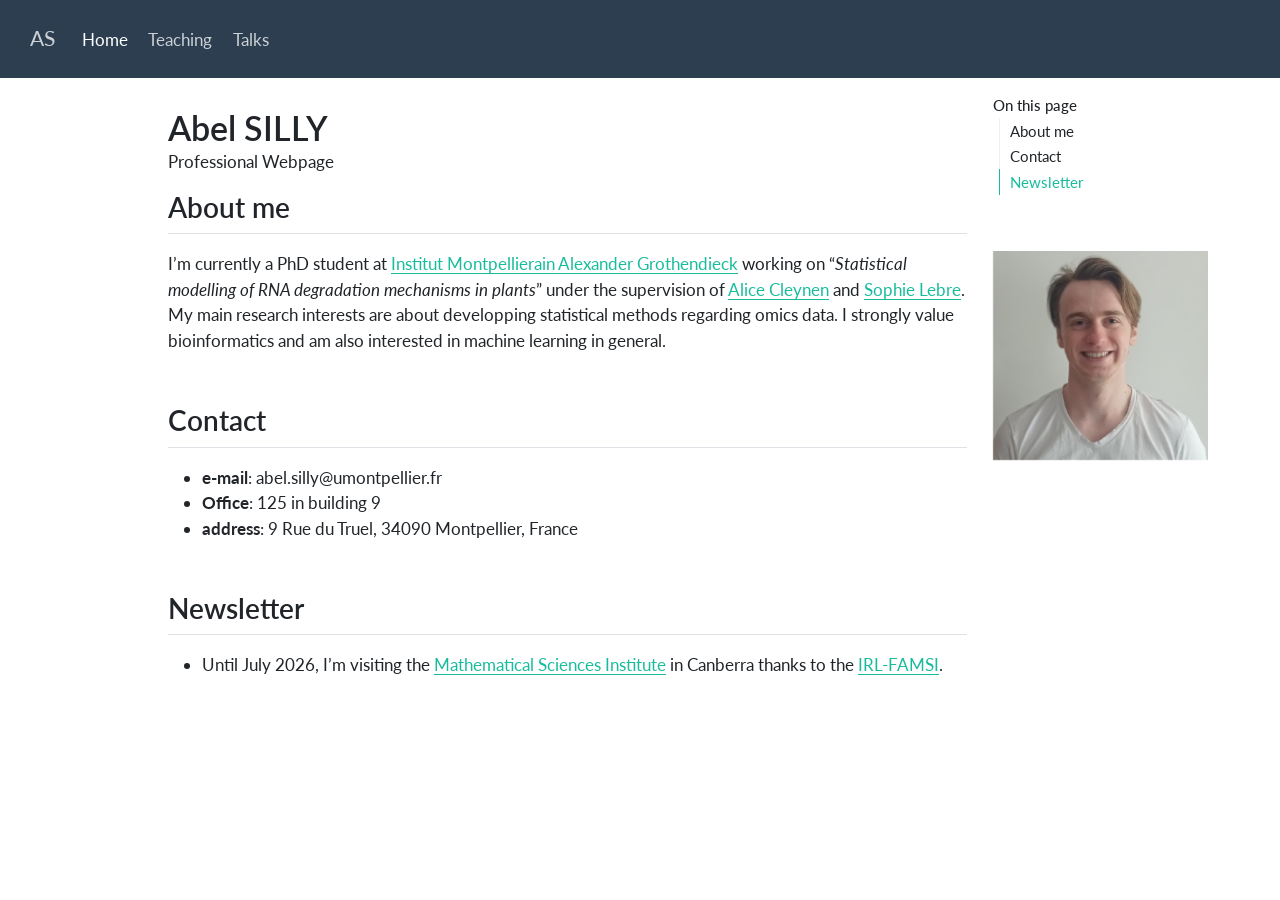
<file: index.html>
<!DOCTYPE html>
<html xmlns="http://www.w3.org/1999/xhtml" lang="en" xml:lang="en"><head>

<meta charset="utf-8">
<meta name="generator" content="quarto-1.9.37">

<meta name="viewport" content="width=device-width, initial-scale=1.0, user-scalable=yes">

<meta name="description" content="Professional Webpage">

<title>Abel SILLY – AS</title>
<style>
/* Default styles provided by pandoc.
** See https://pandoc.org/MANUAL.html#variables-for-html for config info.
*/
code{white-space: pre-wrap;}
span.smallcaps{font-variant: small-caps;}
div.columns{display: flex; gap: min(4vw, 1.5em);}
div.column{flex: auto; overflow-x: auto;}
div.hanging-indent{margin-left: 1.5em; text-indent: -1.5em;}
ul.task-list{list-style: none;}
ul.task-list li input[type="checkbox"] {
  width: 0.8em;
  margin: 0 0.8em 0.2em -1em; /* quarto-specific, see https://github.com/quarto-dev/quarto-cli/issues/4556 */ 
  vertical-align: middle;
}
</style>


<script src="site_libs/quarto-nav/quarto-nav.js"></script>
<script src="site_libs/quarto-nav/headroom.min.js"></script>
<script src="site_libs/clipboard/clipboard.min.js"></script>
<script src="site_libs/quarto-html/quarto.js" type="module"></script>
<script src="site_libs/quarto-html/tabsets/tabsets.js" type="module"></script>
<script src="site_libs/quarto-html/popper.min.js"></script>
<script src="site_libs/quarto-html/tippy.umd.min.js"></script>
<script src="site_libs/quarto-html/anchor.min.js"></script>
<link href="site_libs/quarto-html/tippy.css" rel="stylesheet">
<link href="site_libs/quarto-html/quarto-syntax-highlighting-7f8f88aac4f3542376d5c11b86a4c14d.css" rel="stylesheet" id="quarto-text-highlighting-styles">
<script src="site_libs/bootstrap/bootstrap.min.js"></script>
<link href="site_libs/bootstrap/bootstrap-icons.css" rel="stylesheet">
<link href="site_libs/bootstrap/bootstrap-f9c1bd95b7433ae3460418592f1b0114.min.css" rel="stylesheet" append-hash="true" id="quarto-bootstrap" data-mode="light">
<script id="quarto-search-options" type="application/json">{
  "language": {
    "search-no-results-text": "No results",
    "search-matching-documents-text": "matching documents",
    "search-copy-link-title": "Copy link to search",
    "search-hide-matches-text": "Hide additional matches",
    "search-more-match-text": "more match in this document",
    "search-more-matches-text": "more matches in this document",
    "search-clear-button-title": "Clear",
    "search-text-placeholder": "",
    "search-detached-cancel-button-title": "Cancel",
    "search-submit-button-title": "Submit",
    "search-label": "Search"
  }
}</script>


</head>

<body class="nav-fixed quarto-light">

<div id="quarto-search-results"></div>
  <header id="quarto-header" class="headroom fixed-top">
    <nav class="navbar navbar-expand-lg " data-bs-theme="dark">
      <div class="navbar-container container-fluid">
      <div class="navbar-brand-container mx-auto">
    <a class="navbar-brand" href="./index.html">
    <span class="navbar-title">AS</span>
    </a>
  </div>
          <button class="navbar-toggler" type="button" data-bs-toggle="collapse" data-bs-target="#navbarCollapse" aria-controls="navbarCollapse" role="menu" aria-expanded="false" aria-label="Toggle navigation" onclick="if (window.quartoToggleHeadroom) { window.quartoToggleHeadroom(); }">
  <span class="navbar-toggler-icon"></span>
</button>
          <div class="collapse navbar-collapse" id="navbarCollapse">
            <ul class="navbar-nav navbar-nav-scroll me-auto">
  <li class="nav-item">
    <a class="nav-link active" href="./index.html" aria-current="page"> 
<span class="menu-text">Home</span></a>
  </li>  
  <li class="nav-item">
    <a class="nav-link" href="./content/teaching.html"> 
<span class="menu-text">Teaching</span></a>
  </li>  
  <li class="nav-item">
    <a class="nav-link" href="./content/talks.html"> 
<span class="menu-text">Talks</span></a>
  </li>  
</ul>
          </div> <!-- /navcollapse -->
            <div class="quarto-navbar-tools">
</div>
      </div> <!-- /container-fluid -->
    </nav>
</header>
<!-- content -->
<div id="quarto-content" class="quarto-container page-columns page-rows-contents page-layout-article page-navbar">
<!-- sidebar -->
<!-- margin-sidebar -->
    <div id="quarto-margin-sidebar" class="sidebar margin-sidebar">
        <nav id="TOC" role="doc-toc" class="toc-active">
    <h2 id="toc-title">On this page</h2>
   
  <ul>
  <li><a href="#about-me" id="toc-about-me" class="nav-link active" data-scroll-target="#about-me">About me</a></li>
  <li><a href="#contact" id="toc-contact" class="nav-link" data-scroll-target="#contact">Contact</a></li>
  <li><a href="#newsletter" id="toc-newsletter" class="nav-link" data-scroll-target="#newsletter">Newsletter</a></li>
  </ul>
</nav>
    </div>
<!-- main -->
<main class="content page-columns page-full" id="quarto-document-content">

<header id="title-block-header" class="quarto-title-block default">
<div class="quarto-title">
<h1 class="title">Abel SILLY</h1>
</div>

<div>
  <div class="description">
    Professional Webpage
  </div>
</div>


<div class="quarto-title-meta">

    
  
    
  </div>
  


</header>


<section id="about-me" class="level2 page-columns page-full">
<h2 class="anchored" data-anchor-id="about-me">About me</h2>
<p>I’m currently a PhD student at <a href="https://imag.umontpellier.fr/">Institut Montpellierain Alexander Grothendieck</a> working on “<em>Statistical modelling of RNA degradation mechanisms in plants</em>” under the supervision of <a href="https://alice.cleynen.fr/">Alice Cleynen</a> and <a href="https://www.univ-montp3.fr/miap/~lebre/">Sophie Lebre</a>. My main research interests are about developping statistical methods regarding omics data. I strongly value bioinformatics and am also interested in machine learning in general.</p>

<div class="no-row-height column-margin column-container"><div class="">
<p><img src="Photo_CV.jpg" class="img-fluid"></p>
</div></div></section>
<section id="contact" class="level2">
<h2 class="anchored" data-anchor-id="contact">Contact</h2>
<ul>
<li><strong>e-mail</strong>: abel.silly@umontpellier.fr</li>
<li><strong>Office</strong>: 125 in building 9</li>
<li><strong>address</strong>: 9 Rue du Truel, 34090 Montpellier, France</li>
</ul>
</section>
<section id="newsletter" class="level2">
<h2 class="anchored" data-anchor-id="newsletter">Newsletter</h2>
<ul>
<li>Until July 2026, I’m visiting the <a href="https://maths.anu.edu.au/">Mathematical Sciences Institute</a> in Canberra thanks to the <a href="https://maths.anu.edu.au/research/famsi-irl">IRL-FAMSI</a>.</li>
</ul>


</section>

<a onclick="window.scrollTo(0, 0); return false;" role="button" id="quarto-back-to-top"><i class="bi bi-arrow-up"></i> Back to top</a></main> <!-- /main -->
<script id="quarto-html-after-body" type="application/javascript">
  window.document.addEventListener("DOMContentLoaded", function (event) {
    const icon = "";
    const anchorJS = new window.AnchorJS();
    anchorJS.options = {
      placement: 'right',
      icon: icon
    };
    anchorJS.add('.anchored');
    const isCodeAnnotation = (el) => {
      for (const clz of el.classList) {
        if (clz.startsWith('code-annotation-')) {                     
          return true;
        }
      }
      return false;
    }
    const onCopySuccess = function(e) {
      // button target
      const button = e.trigger;
      // don't keep focus
      button.blur();
      // flash "checked"
      button.classList.add('code-copy-button-checked');
      var currentTitle = button.getAttribute("title");
      button.setAttribute("title", "Copied!");
      let tooltip;
      if (window.bootstrap) {
        button.setAttribute("data-bs-toggle", "tooltip");
        button.setAttribute("data-bs-placement", "left");
        button.setAttribute("data-bs-title", "Copied!");
        tooltip = new bootstrap.Tooltip(button, 
          { trigger: "manual", 
            customClass: "code-copy-button-tooltip",
            offset: [0, -8]});
        tooltip.show();    
      }
      setTimeout(function() {
        if (tooltip) {
          tooltip.hide();
          button.removeAttribute("data-bs-title");
          button.removeAttribute("data-bs-toggle");
          button.removeAttribute("data-bs-placement");
        }
        button.setAttribute("title", currentTitle);
        button.classList.remove('code-copy-button-checked');
      }, 1000);
      // clear code selection
      e.clearSelection();
    }
    const getTextToCopy = function(trigger) {
      const outerScaffold = trigger.parentElement.cloneNode(true);
      const codeEl = outerScaffold.querySelector('code');
      for (const childEl of codeEl.children) {
        if (isCodeAnnotation(childEl)) {
          childEl.remove();
        }
      }
      return codeEl.innerText;
    }
    const clipboard = new window.ClipboardJS('.code-copy-button:not([data-in-quarto-modal])', {
      text: getTextToCopy
    });
    clipboard.on('success', onCopySuccess);
    if (window.document.getElementById('quarto-embedded-source-code-modal')) {
      const clipboardModal = new window.ClipboardJS('.code-copy-button[data-in-quarto-modal]', {
        text: getTextToCopy,
        container: window.document.getElementById('quarto-embedded-source-code-modal')
      });
      clipboardModal.on('success', onCopySuccess);
    }
      var localhostRegex = new RegExp(/^(?:http|https):\/\/localhost\:?[0-9]*\//);
      var mailtoRegex = new RegExp(/^mailto:/);
        var filterRegex = new RegExp("https:\/\/AbelSILLY\.github\.io\/abelsilly\.github\.io\/");
      var isInternal = (href) => {
          return filterRegex.test(href) || localhostRegex.test(href) || mailtoRegex.test(href);
      }
      // Inspect non-navigation links and adorn them if external
     var links = window.document.querySelectorAll('a[href]:not(.nav-link):not(.navbar-brand):not(.toc-action):not(.sidebar-link):not(.sidebar-item-toggle):not(.pagination-link):not(.no-external):not([aria-hidden]):not(.dropdown-item):not(.quarto-navigation-tool):not(.about-link)');
      for (var i=0; i<links.length; i++) {
        const link = links[i];
        if (!isInternal(link.href)) {
          // undo the damage that might have been done by quarto-nav.js in the case of
          // links that we want to consider external
          if (link.dataset.originalHref !== undefined) {
            link.href = link.dataset.originalHref;
          }
        }
      }
    function tippyHover(el, contentFn, onTriggerFn, onUntriggerFn) {
      const config = {
        allowHTML: true,
        maxWidth: 500,
        delay: 100,
        arrow: false,
        appendTo: function(el) {
            return el.parentElement;
        },
        interactive: true,
        interactiveBorder: 10,
        theme: 'quarto',
        placement: 'bottom-start',
      };
      if (contentFn) {
        config.content = contentFn;
      }
      if (onTriggerFn) {
        config.onTrigger = onTriggerFn;
      }
      if (onUntriggerFn) {
        config.onUntrigger = onUntriggerFn;
      }
      window.tippy(el, config); 
    }
    const noterefs = window.document.querySelectorAll('a[role="doc-noteref"]');
    for (var i=0; i<noterefs.length; i++) {
      const ref = noterefs[i];
      tippyHover(ref, function() {
        // use id or data attribute instead here
        let href = ref.getAttribute('data-footnote-href') || ref.getAttribute('href');
        try { href = new URL(href).hash; } catch {}
        const id = href.replace(/^#\/?/, "");
        const note = window.document.getElementById(id);
        if (note) {
          return note.innerHTML;
        } else {
          return "";
        }
      });
    }
    const xrefs = window.document.querySelectorAll('a.quarto-xref');
    const processXRef = (id, note) => {
      // Strip column container classes
      const stripColumnClz = (el) => {
        el.classList.remove("page-full", "page-columns");
        if (el.children) {
          for (const child of el.children) {
            stripColumnClz(child);
          }
        }
      }
      stripColumnClz(note)
      if (id === null || id.startsWith('sec-')) {
        // Special case sections, only their first couple elements
        const container = document.createElement("div");
        if (note.children && note.children.length > 2) {
          container.appendChild(note.children[0].cloneNode(true));
          for (let i = 1; i < note.children.length; i++) {
            const child = note.children[i];
            if (child.tagName === "P" && child.innerText === "") {
              continue;
            } else {
              container.appendChild(child.cloneNode(true));
              break;
            }
          }
          if (window.Quarto?.typesetMath) {
            window.Quarto.typesetMath(container);
          }
          return container.innerHTML
        } else {
          if (window.Quarto?.typesetMath) {
            window.Quarto.typesetMath(note);
          }
          return note.innerHTML;
        }
      } else {
        // Remove any anchor links if they are present
        const anchorLink = note.querySelector('a.anchorjs-link');
        if (anchorLink) {
          anchorLink.remove();
        }
        if (window.Quarto?.typesetMath) {
          window.Quarto.typesetMath(note);
        }
        if (note.classList.contains("callout")) {
          return note.outerHTML;
        } else {
          return note.innerHTML;
        }
      }
    }
    for (var i=0; i<xrefs.length; i++) {
      const xref = xrefs[i];
      tippyHover(xref, undefined, function(instance) {
        instance.disable();
        let url = xref.getAttribute('href');
        let hash = undefined; 
        if (url.startsWith('#')) {
          hash = url;
        } else {
          try { hash = new URL(url).hash; } catch {}
        }
        if (hash) {
          const id = hash.replace(/^#\/?/, "");
          const note = window.document.getElementById(id);
          if (note !== null) {
            try {
              const html = processXRef(id, note.cloneNode(true));
              instance.setContent(html);
            } finally {
              instance.enable();
              instance.show();
            }
          } else {
            // See if we can fetch this
            fetch(url.split('#')[0])
            .then(res => res.text())
            .then(html => {
              const parser = new DOMParser();
              const htmlDoc = parser.parseFromString(html, "text/html");
              const note = htmlDoc.getElementById(id);
              if (note !== null) {
                const html = processXRef(id, note);
                instance.setContent(html);
              } 
            }).finally(() => {
              instance.enable();
              instance.show();
            });
          }
        } else {
          // See if we can fetch a full url (with no hash to target)
          // This is a special case and we should probably do some content thinning / targeting
          fetch(url)
          .then(res => res.text())
          .then(html => {
            const parser = new DOMParser();
            const htmlDoc = parser.parseFromString(html, "text/html");
            const note = htmlDoc.querySelector('main.content');
            if (note !== null) {
              // This should only happen for chapter cross references
              // (since there is no id in the URL)
              // remove the first header
              if (note.children.length > 0 && note.children[0].tagName === "HEADER") {
                note.children[0].remove();
              }
              const html = processXRef(null, note);
              instance.setContent(html);
            } 
          }).finally(() => {
            instance.enable();
            instance.show();
          });
        }
      }, function(instance) {
      });
    }
        let selectedAnnoteEl;
        const selectorForAnnotation = ( cell, annotation) => {
          let cellAttr = 'data-code-cell="' + cell + '"';
          let lineAttr = 'data-code-annotation="' +  annotation + '"';
          const selector = 'span[' + cellAttr + '][' + lineAttr + ']';
          return selector;
        }
        const selectCodeLines = (annoteEl) => {
          const doc = window.document;
          const targetCell = annoteEl.getAttribute("data-target-cell");
          const targetAnnotation = annoteEl.getAttribute("data-target-annotation");
          const annoteSpan = window.document.querySelector(selectorForAnnotation(targetCell, targetAnnotation));
          const lines = annoteSpan.getAttribute("data-code-lines").split(",");
          const lineIds = lines.map((line) => {
            return targetCell + "-" + line;
          })
          let top = null;
          let height = null;
          let parent = null;
          if (lineIds.length > 0) {
              //compute the position of the single el (top and bottom and make a div)
              const el = window.document.getElementById(lineIds[0]);
              top = el.offsetTop;
              height = el.offsetHeight;
              parent = el.parentElement.parentElement;
            if (lineIds.length > 1) {
              const lastEl = window.document.getElementById(lineIds[lineIds.length - 1]);
              const bottom = lastEl.offsetTop + lastEl.offsetHeight;
              height = bottom - top;
            }
            if (top !== null && height !== null && parent !== null) {
              // cook up a div (if necessary) and position it 
              let div = window.document.getElementById("code-annotation-line-highlight");
              if (div === null) {
                div = window.document.createElement("div");
                div.setAttribute("id", "code-annotation-line-highlight");
                div.style.position = 'absolute';
                parent.appendChild(div);
              }
              div.style.top = top - 2 + "px";
              div.style.height = height + 4 + "px";
              div.style.left = 0;
              let gutterDiv = window.document.getElementById("code-annotation-line-highlight-gutter");
              if (gutterDiv === null) {
                gutterDiv = window.document.createElement("div");
                gutterDiv.setAttribute("id", "code-annotation-line-highlight-gutter");
                gutterDiv.style.position = 'absolute';
                const codeCell = window.document.getElementById(targetCell);
                const gutter = codeCell.querySelector('.code-annotation-gutter');
                gutter.appendChild(gutterDiv);
              }
              gutterDiv.style.top = top - 2 + "px";
              gutterDiv.style.height = height + 4 + "px";
            }
            selectedAnnoteEl = annoteEl;
          }
        };
        const unselectCodeLines = () => {
          const elementsIds = ["code-annotation-line-highlight", "code-annotation-line-highlight-gutter"];
          elementsIds.forEach((elId) => {
            const div = window.document.getElementById(elId);
            if (div) {
              div.remove();
            }
          });
          selectedAnnoteEl = undefined;
        };
          // Handle positioning of the toggle
      window.addEventListener(
        "resize",
        throttle(() => {
          elRect = undefined;
          if (selectedAnnoteEl) {
            selectCodeLines(selectedAnnoteEl);
          }
        }, 10)
      );
      function throttle(fn, ms) {
      let throttle = false;
      let timer;
        return (...args) => {
          if(!throttle) { // first call gets through
              fn.apply(this, args);
              throttle = true;
          } else { // all the others get throttled
              if(timer) clearTimeout(timer); // cancel #2
              timer = setTimeout(() => {
                fn.apply(this, args);
                timer = throttle = false;
              }, ms);
          }
        };
      }
        // Attach click handler to the DT
        const annoteDls = window.document.querySelectorAll('dt[data-target-cell]');
        for (const annoteDlNode of annoteDls) {
          annoteDlNode.addEventListener('click', (event) => {
            const clickedEl = event.target;
            if (clickedEl !== selectedAnnoteEl) {
              unselectCodeLines();
              const activeEl = window.document.querySelector('dt[data-target-cell].code-annotation-active');
              if (activeEl) {
                activeEl.classList.remove('code-annotation-active');
              }
              selectCodeLines(clickedEl);
              clickedEl.classList.add('code-annotation-active');
            } else {
              // Unselect the line
              unselectCodeLines();
              clickedEl.classList.remove('code-annotation-active');
            }
          });
        }
    const findCites = (el) => {
      const parentEl = el.parentElement;
      if (parentEl) {
        const cites = parentEl.dataset.cites;
        if (cites) {
          return {
            el,
            cites: cites.split(' ')
          };
        } else {
          return findCites(el.parentElement)
        }
      } else {
        return undefined;
      }
    };
    var bibliorefs = window.document.querySelectorAll('a[role="doc-biblioref"]');
    for (var i=0; i<bibliorefs.length; i++) {
      const ref = bibliorefs[i];
      const citeInfo = findCites(ref);
      if (citeInfo) {
        tippyHover(citeInfo.el, function() {
          var popup = window.document.createElement('div');
          citeInfo.cites.forEach(function(cite) {
            var citeDiv = window.document.createElement('div');
            citeDiv.classList.add('hanging-indent');
            citeDiv.classList.add('csl-entry');
            var biblioDiv = window.document.getElementById('ref-' + cite);
            if (biblioDiv) {
              citeDiv.innerHTML = biblioDiv.innerHTML;
            }
            popup.appendChild(citeDiv);
          });
          return popup.innerHTML;
        });
      }
    }
  });
  </script>
</div> <!-- /content -->




</body></html>
</file>
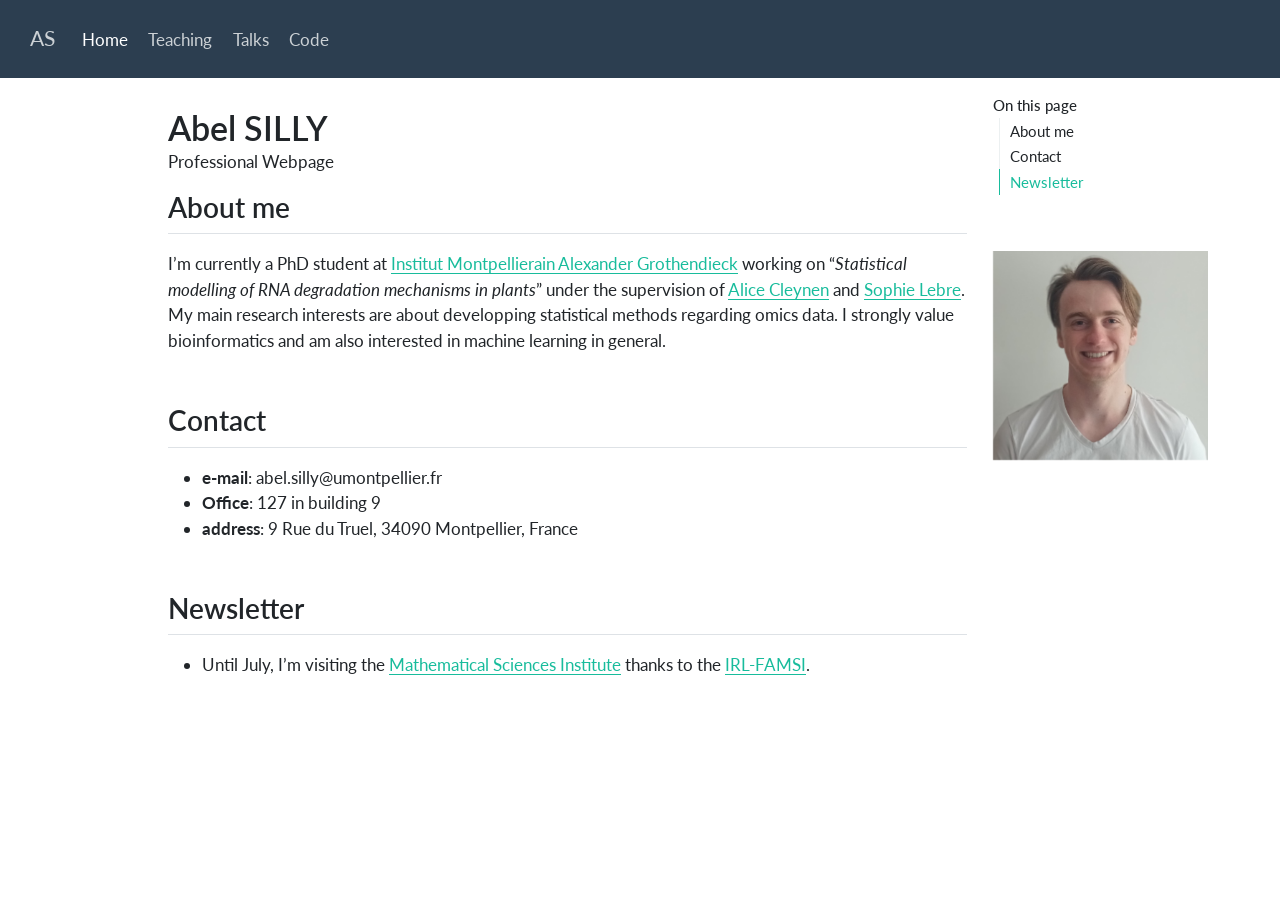
<file: docs/index.html>
<!DOCTYPE html>
<html xmlns="http://www.w3.org/1999/xhtml" lang="en" xml:lang="en"><head>

<meta charset="utf-8">
<meta name="generator" content="quarto-1.9.37">

<meta name="viewport" content="width=device-width, initial-scale=1.0, user-scalable=yes">

<meta name="description" content="Professional Webpage">

<title>Abel SILLY – AS</title>
<style>
/* Default styles provided by pandoc.
** See https://pandoc.org/MANUAL.html#variables-for-html for config info.
*/
code{white-space: pre-wrap;}
span.smallcaps{font-variant: small-caps;}
div.columns{display: flex; gap: min(4vw, 1.5em);}
div.column{flex: auto; overflow-x: auto;}
div.hanging-indent{margin-left: 1.5em; text-indent: -1.5em;}
ul.task-list{list-style: none;}
ul.task-list li input[type="checkbox"] {
  width: 0.8em;
  margin: 0 0.8em 0.2em -1em; /* quarto-specific, see https://github.com/quarto-dev/quarto-cli/issues/4556 */ 
  vertical-align: middle;
}
</style>


<script src="site_libs/quarto-nav/quarto-nav.js"></script>
<script src="site_libs/quarto-nav/headroom.min.js"></script>
<script src="site_libs/clipboard/clipboard.min.js"></script>
<script src="site_libs/quarto-html/quarto.js" type="module"></script>
<script src="site_libs/quarto-html/tabsets/tabsets.js" type="module"></script>
<script src="site_libs/quarto-html/popper.min.js"></script>
<script src="site_libs/quarto-html/tippy.umd.min.js"></script>
<script src="site_libs/quarto-html/anchor.min.js"></script>
<link href="site_libs/quarto-html/tippy.css" rel="stylesheet">
<link href="site_libs/quarto-html/quarto-syntax-highlighting-7f8f88aac4f3542376d5c11b86a4c14d.css" rel="stylesheet" id="quarto-text-highlighting-styles">
<script src="site_libs/bootstrap/bootstrap.min.js"></script>
<link href="site_libs/bootstrap/bootstrap-icons.css" rel="stylesheet">
<link href="site_libs/bootstrap/bootstrap-f9c1bd95b7433ae3460418592f1b0114.min.css" rel="stylesheet" append-hash="true" id="quarto-bootstrap" data-mode="light">
<script id="quarto-search-options" type="application/json">{
  "language": {
    "search-no-results-text": "No results",
    "search-matching-documents-text": "matching documents",
    "search-copy-link-title": "Copy link to search",
    "search-hide-matches-text": "Hide additional matches",
    "search-more-match-text": "more match in this document",
    "search-more-matches-text": "more matches in this document",
    "search-clear-button-title": "Clear",
    "search-text-placeholder": "",
    "search-detached-cancel-button-title": "Cancel",
    "search-submit-button-title": "Submit",
    "search-label": "Search"
  }
}</script>


</head>

<body class="nav-fixed quarto-light">

<div id="quarto-search-results"></div>
  <header id="quarto-header" class="headroom fixed-top">
    <nav class="navbar navbar-expand-lg " data-bs-theme="dark">
      <div class="navbar-container container-fluid">
      <div class="navbar-brand-container mx-auto">
    <a class="navbar-brand" href="./index.html">
    <span class="navbar-title">AS</span>
    </a>
  </div>
          <button class="navbar-toggler" type="button" data-bs-toggle="collapse" data-bs-target="#navbarCollapse" aria-controls="navbarCollapse" role="menu" aria-expanded="false" aria-label="Toggle navigation" onclick="if (window.quartoToggleHeadroom) { window.quartoToggleHeadroom(); }">
  <span class="navbar-toggler-icon"></span>
</button>
          <div class="collapse navbar-collapse" id="navbarCollapse">
            <ul class="navbar-nav navbar-nav-scroll me-auto">
  <li class="nav-item">
    <a class="nav-link active" href="./index.html" aria-current="page"> 
<span class="menu-text">Home</span></a>
  </li>  
  <li class="nav-item">
    <a class="nav-link" href="./content/teaching.html"> 
<span class="menu-text">Teaching</span></a>
  </li>  
  <li class="nav-item">
    <a class="nav-link" href="./content/talks.html"> 
<span class="menu-text">Talks</span></a>
  </li>  
  <li class="nav-item">
    <a class="nav-link" href="./content/codes.html"> 
<span class="menu-text">Code</span></a>
  </li>  
</ul>
          </div> <!-- /navcollapse -->
            <div class="quarto-navbar-tools">
</div>
      </div> <!-- /container-fluid -->
    </nav>
</header>
<!-- content -->
<div id="quarto-content" class="quarto-container page-columns page-rows-contents page-layout-article page-navbar">
<!-- sidebar -->
<!-- margin-sidebar -->
    <div id="quarto-margin-sidebar" class="sidebar margin-sidebar">
        <nav id="TOC" role="doc-toc" class="toc-active">
    <h2 id="toc-title">On this page</h2>
   
  <ul>
  <li><a href="#about-me" id="toc-about-me" class="nav-link active" data-scroll-target="#about-me">About me</a></li>
  <li><a href="#contact" id="toc-contact" class="nav-link" data-scroll-target="#contact">Contact</a></li>
  <li><a href="#newsletter" id="toc-newsletter" class="nav-link" data-scroll-target="#newsletter">Newsletter</a></li>
  </ul>
</nav>
    </div>
<!-- main -->
<main class="content page-columns page-full" id="quarto-document-content">

<header id="title-block-header" class="quarto-title-block default">
<div class="quarto-title">
<h1 class="title">Abel SILLY</h1>
</div>

<div>
  <div class="description">
    Professional Webpage
  </div>
</div>


<div class="quarto-title-meta">

    
  
    
  </div>
  


</header>


<section id="about-me" class="level2 page-columns page-full">
<h2 class="anchored" data-anchor-id="about-me">About me</h2>
<p>I’m currently a PhD student at <a href="https://imag.umontpellier.fr/">Institut Montpellierain Alexander Grothendieck</a> working on “<em>Statistical modelling of RNA degradation mechanisms in plants</em>” under the supervision of <a href="https://alice.cleynen.fr/">Alice Cleynen</a> and <a href="https://www.univ-montp3.fr/miap/~lebre/">Sophie Lebre</a>. My main research interests are about developping statistical methods regarding omics data. I strongly value bioinformatics and am also interested in machine learning in general.</p>

<div class="no-row-height column-margin column-container"><div class="">
<p><img src="Photo_CV.jpg" class="img-fluid"></p>
</div></div></section>
<section id="contact" class="level2">
<h2 class="anchored" data-anchor-id="contact">Contact</h2>
<ul>
<li><strong>e-mail</strong>: abel.silly@umontpellier.fr</li>
<li><strong>Office</strong>: 127 in building 9</li>
<li><strong>address</strong>: 9 Rue du Truel, 34090 Montpellier, France</li>
</ul>
</section>
<section id="newsletter" class="level2">
<h2 class="anchored" data-anchor-id="newsletter">Newsletter</h2>
<ul>
<li>Until July, I’m visiting the <a href="https://maths.anu.edu.au/">Mathematical Sciences Institute</a> thanks to the <a href="https://maths.anu.edu.au/research/famsi-irl">IRL-FAMSI</a>.</li>
</ul>


</section>

<a onclick="window.scrollTo(0, 0); return false;" role="button" id="quarto-back-to-top"><i class="bi bi-arrow-up"></i> Back to top</a></main> <!-- /main -->
<script id="quarto-html-after-body" type="application/javascript">
  window.document.addEventListener("DOMContentLoaded", function (event) {
    const icon = "";
    const anchorJS = new window.AnchorJS();
    anchorJS.options = {
      placement: 'right',
      icon: icon
    };
    anchorJS.add('.anchored');
    const isCodeAnnotation = (el) => {
      for (const clz of el.classList) {
        if (clz.startsWith('code-annotation-')) {                     
          return true;
        }
      }
      return false;
    }
    const onCopySuccess = function(e) {
      // button target
      const button = e.trigger;
      // don't keep focus
      button.blur();
      // flash "checked"
      button.classList.add('code-copy-button-checked');
      var currentTitle = button.getAttribute("title");
      button.setAttribute("title", "Copied!");
      let tooltip;
      if (window.bootstrap) {
        button.setAttribute("data-bs-toggle", "tooltip");
        button.setAttribute("data-bs-placement", "left");
        button.setAttribute("data-bs-title", "Copied!");
        tooltip = new bootstrap.Tooltip(button, 
          { trigger: "manual", 
            customClass: "code-copy-button-tooltip",
            offset: [0, -8]});
        tooltip.show();    
      }
      setTimeout(function() {
        if (tooltip) {
          tooltip.hide();
          button.removeAttribute("data-bs-title");
          button.removeAttribute("data-bs-toggle");
          button.removeAttribute("data-bs-placement");
        }
        button.setAttribute("title", currentTitle);
        button.classList.remove('code-copy-button-checked');
      }, 1000);
      // clear code selection
      e.clearSelection();
    }
    const getTextToCopy = function(trigger) {
      const outerScaffold = trigger.parentElement.cloneNode(true);
      const codeEl = outerScaffold.querySelector('code');
      for (const childEl of codeEl.children) {
        if (isCodeAnnotation(childEl)) {
          childEl.remove();
        }
      }
      return codeEl.innerText;
    }
    const clipboard = new window.ClipboardJS('.code-copy-button:not([data-in-quarto-modal])', {
      text: getTextToCopy
    });
    clipboard.on('success', onCopySuccess);
    if (window.document.getElementById('quarto-embedded-source-code-modal')) {
      const clipboardModal = new window.ClipboardJS('.code-copy-button[data-in-quarto-modal]', {
        text: getTextToCopy,
        container: window.document.getElementById('quarto-embedded-source-code-modal')
      });
      clipboardModal.on('success', onCopySuccess);
    }
      var localhostRegex = new RegExp(/^(?:http|https):\/\/localhost\:?[0-9]*\//);
      var mailtoRegex = new RegExp(/^mailto:/);
        var filterRegex = new RegExp('/' + window.location.host + '/');
      var isInternal = (href) => {
          return filterRegex.test(href) || localhostRegex.test(href) || mailtoRegex.test(href);
      }
      // Inspect non-navigation links and adorn them if external
     var links = window.document.querySelectorAll('a[href]:not(.nav-link):not(.navbar-brand):not(.toc-action):not(.sidebar-link):not(.sidebar-item-toggle):not(.pagination-link):not(.no-external):not([aria-hidden]):not(.dropdown-item):not(.quarto-navigation-tool):not(.about-link)');
      for (var i=0; i<links.length; i++) {
        const link = links[i];
        if (!isInternal(link.href)) {
          // undo the damage that might have been done by quarto-nav.js in the case of
          // links that we want to consider external
          if (link.dataset.originalHref !== undefined) {
            link.href = link.dataset.originalHref;
          }
        }
      }
    function tippyHover(el, contentFn, onTriggerFn, onUntriggerFn) {
      const config = {
        allowHTML: true,
        maxWidth: 500,
        delay: 100,
        arrow: false,
        appendTo: function(el) {
            return el.parentElement;
        },
        interactive: true,
        interactiveBorder: 10,
        theme: 'quarto',
        placement: 'bottom-start',
      };
      if (contentFn) {
        config.content = contentFn;
      }
      if (onTriggerFn) {
        config.onTrigger = onTriggerFn;
      }
      if (onUntriggerFn) {
        config.onUntrigger = onUntriggerFn;
      }
      window.tippy(el, config); 
    }
    const noterefs = window.document.querySelectorAll('a[role="doc-noteref"]');
    for (var i=0; i<noterefs.length; i++) {
      const ref = noterefs[i];
      tippyHover(ref, function() {
        // use id or data attribute instead here
        let href = ref.getAttribute('data-footnote-href') || ref.getAttribute('href');
        try { href = new URL(href).hash; } catch {}
        const id = href.replace(/^#\/?/, "");
        const note = window.document.getElementById(id);
        if (note) {
          return note.innerHTML;
        } else {
          return "";
        }
      });
    }
    const xrefs = window.document.querySelectorAll('a.quarto-xref');
    const processXRef = (id, note) => {
      // Strip column container classes
      const stripColumnClz = (el) => {
        el.classList.remove("page-full", "page-columns");
        if (el.children) {
          for (const child of el.children) {
            stripColumnClz(child);
          }
        }
      }
      stripColumnClz(note)
      if (id === null || id.startsWith('sec-')) {
        // Special case sections, only their first couple elements
        const container = document.createElement("div");
        if (note.children && note.children.length > 2) {
          container.appendChild(note.children[0].cloneNode(true));
          for (let i = 1; i < note.children.length; i++) {
            const child = note.children[i];
            if (child.tagName === "P" && child.innerText === "") {
              continue;
            } else {
              container.appendChild(child.cloneNode(true));
              break;
            }
          }
          if (window.Quarto?.typesetMath) {
            window.Quarto.typesetMath(container);
          }
          return container.innerHTML
        } else {
          if (window.Quarto?.typesetMath) {
            window.Quarto.typesetMath(note);
          }
          return note.innerHTML;
        }
      } else {
        // Remove any anchor links if they are present
        const anchorLink = note.querySelector('a.anchorjs-link');
        if (anchorLink) {
          anchorLink.remove();
        }
        if (window.Quarto?.typesetMath) {
          window.Quarto.typesetMath(note);
        }
        if (note.classList.contains("callout")) {
          return note.outerHTML;
        } else {
          return note.innerHTML;
        }
      }
    }
    for (var i=0; i<xrefs.length; i++) {
      const xref = xrefs[i];
      tippyHover(xref, undefined, function(instance) {
        instance.disable();
        let url = xref.getAttribute('href');
        let hash = undefined; 
        if (url.startsWith('#')) {
          hash = url;
        } else {
          try { hash = new URL(url).hash; } catch {}
        }
        if (hash) {
          const id = hash.replace(/^#\/?/, "");
          const note = window.document.getElementById(id);
          if (note !== null) {
            try {
              const html = processXRef(id, note.cloneNode(true));
              instance.setContent(html);
            } finally {
              instance.enable();
              instance.show();
            }
          } else {
            // See if we can fetch this
            fetch(url.split('#')[0])
            .then(res => res.text())
            .then(html => {
              const parser = new DOMParser();
              const htmlDoc = parser.parseFromString(html, "text/html");
              const note = htmlDoc.getElementById(id);
              if (note !== null) {
                const html = processXRef(id, note);
                instance.setContent(html);
              } 
            }).finally(() => {
              instance.enable();
              instance.show();
            });
          }
        } else {
          // See if we can fetch a full url (with no hash to target)
          // This is a special case and we should probably do some content thinning / targeting
          fetch(url)
          .then(res => res.text())
          .then(html => {
            const parser = new DOMParser();
            const htmlDoc = parser.parseFromString(html, "text/html");
            const note = htmlDoc.querySelector('main.content');
            if (note !== null) {
              // This should only happen for chapter cross references
              // (since there is no id in the URL)
              // remove the first header
              if (note.children.length > 0 && note.children[0].tagName === "HEADER") {
                note.children[0].remove();
              }
              const html = processXRef(null, note);
              instance.setContent(html);
            } 
          }).finally(() => {
            instance.enable();
            instance.show();
          });
        }
      }, function(instance) {
      });
    }
        let selectedAnnoteEl;
        const selectorForAnnotation = ( cell, annotation) => {
          let cellAttr = 'data-code-cell="' + cell + '"';
          let lineAttr = 'data-code-annotation="' +  annotation + '"';
          const selector = 'span[' + cellAttr + '][' + lineAttr + ']';
          return selector;
        }
        const selectCodeLines = (annoteEl) => {
          const doc = window.document;
          const targetCell = annoteEl.getAttribute("data-target-cell");
          const targetAnnotation = annoteEl.getAttribute("data-target-annotation");
          const annoteSpan = window.document.querySelector(selectorForAnnotation(targetCell, targetAnnotation));
          const lines = annoteSpan.getAttribute("data-code-lines").split(",");
          const lineIds = lines.map((line) => {
            return targetCell + "-" + line;
          })
          let top = null;
          let height = null;
          let parent = null;
          if (lineIds.length > 0) {
              //compute the position of the single el (top and bottom and make a div)
              const el = window.document.getElementById(lineIds[0]);
              top = el.offsetTop;
              height = el.offsetHeight;
              parent = el.parentElement.parentElement;
            if (lineIds.length > 1) {
              const lastEl = window.document.getElementById(lineIds[lineIds.length - 1]);
              const bottom = lastEl.offsetTop + lastEl.offsetHeight;
              height = bottom - top;
            }
            if (top !== null && height !== null && parent !== null) {
              // cook up a div (if necessary) and position it 
              let div = window.document.getElementById("code-annotation-line-highlight");
              if (div === null) {
                div = window.document.createElement("div");
                div.setAttribute("id", "code-annotation-line-highlight");
                div.style.position = 'absolute';
                parent.appendChild(div);
              }
              div.style.top = top - 2 + "px";
              div.style.height = height + 4 + "px";
              div.style.left = 0;
              let gutterDiv = window.document.getElementById("code-annotation-line-highlight-gutter");
              if (gutterDiv === null) {
                gutterDiv = window.document.createElement("div");
                gutterDiv.setAttribute("id", "code-annotation-line-highlight-gutter");
                gutterDiv.style.position = 'absolute';
                const codeCell = window.document.getElementById(targetCell);
                const gutter = codeCell.querySelector('.code-annotation-gutter');
                gutter.appendChild(gutterDiv);
              }
              gutterDiv.style.top = top - 2 + "px";
              gutterDiv.style.height = height + 4 + "px";
            }
            selectedAnnoteEl = annoteEl;
          }
        };
        const unselectCodeLines = () => {
          const elementsIds = ["code-annotation-line-highlight", "code-annotation-line-highlight-gutter"];
          elementsIds.forEach((elId) => {
            const div = window.document.getElementById(elId);
            if (div) {
              div.remove();
            }
          });
          selectedAnnoteEl = undefined;
        };
          // Handle positioning of the toggle
      window.addEventListener(
        "resize",
        throttle(() => {
          elRect = undefined;
          if (selectedAnnoteEl) {
            selectCodeLines(selectedAnnoteEl);
          }
        }, 10)
      );
      function throttle(fn, ms) {
      let throttle = false;
      let timer;
        return (...args) => {
          if(!throttle) { // first call gets through
              fn.apply(this, args);
              throttle = true;
          } else { // all the others get throttled
              if(timer) clearTimeout(timer); // cancel #2
              timer = setTimeout(() => {
                fn.apply(this, args);
                timer = throttle = false;
              }, ms);
          }
        };
      }
        // Attach click handler to the DT
        const annoteDls = window.document.querySelectorAll('dt[data-target-cell]');
        for (const annoteDlNode of annoteDls) {
          annoteDlNode.addEventListener('click', (event) => {
            const clickedEl = event.target;
            if (clickedEl !== selectedAnnoteEl) {
              unselectCodeLines();
              const activeEl = window.document.querySelector('dt[data-target-cell].code-annotation-active');
              if (activeEl) {
                activeEl.classList.remove('code-annotation-active');
              }
              selectCodeLines(clickedEl);
              clickedEl.classList.add('code-annotation-active');
            } else {
              // Unselect the line
              unselectCodeLines();
              clickedEl.classList.remove('code-annotation-active');
            }
          });
        }
    const findCites = (el) => {
      const parentEl = el.parentElement;
      if (parentEl) {
        const cites = parentEl.dataset.cites;
        if (cites) {
          return {
            el,
            cites: cites.split(' ')
          };
        } else {
          return findCites(el.parentElement)
        }
      } else {
        return undefined;
      }
    };
    var bibliorefs = window.document.querySelectorAll('a[role="doc-biblioref"]');
    for (var i=0; i<bibliorefs.length; i++) {
      const ref = bibliorefs[i];
      const citeInfo = findCites(ref);
      if (citeInfo) {
        tippyHover(citeInfo.el, function() {
          var popup = window.document.createElement('div');
          citeInfo.cites.forEach(function(cite) {
            var citeDiv = window.document.createElement('div');
            citeDiv.classList.add('hanging-indent');
            citeDiv.classList.add('csl-entry');
            var biblioDiv = window.document.getElementById('ref-' + cite);
            if (biblioDiv) {
              citeDiv.innerHTML = biblioDiv.innerHTML;
            }
            popup.appendChild(citeDiv);
          });
          return popup.innerHTML;
        });
      }
    }
  });
  </script>
</div> <!-- /content -->




</body></html>
</file>
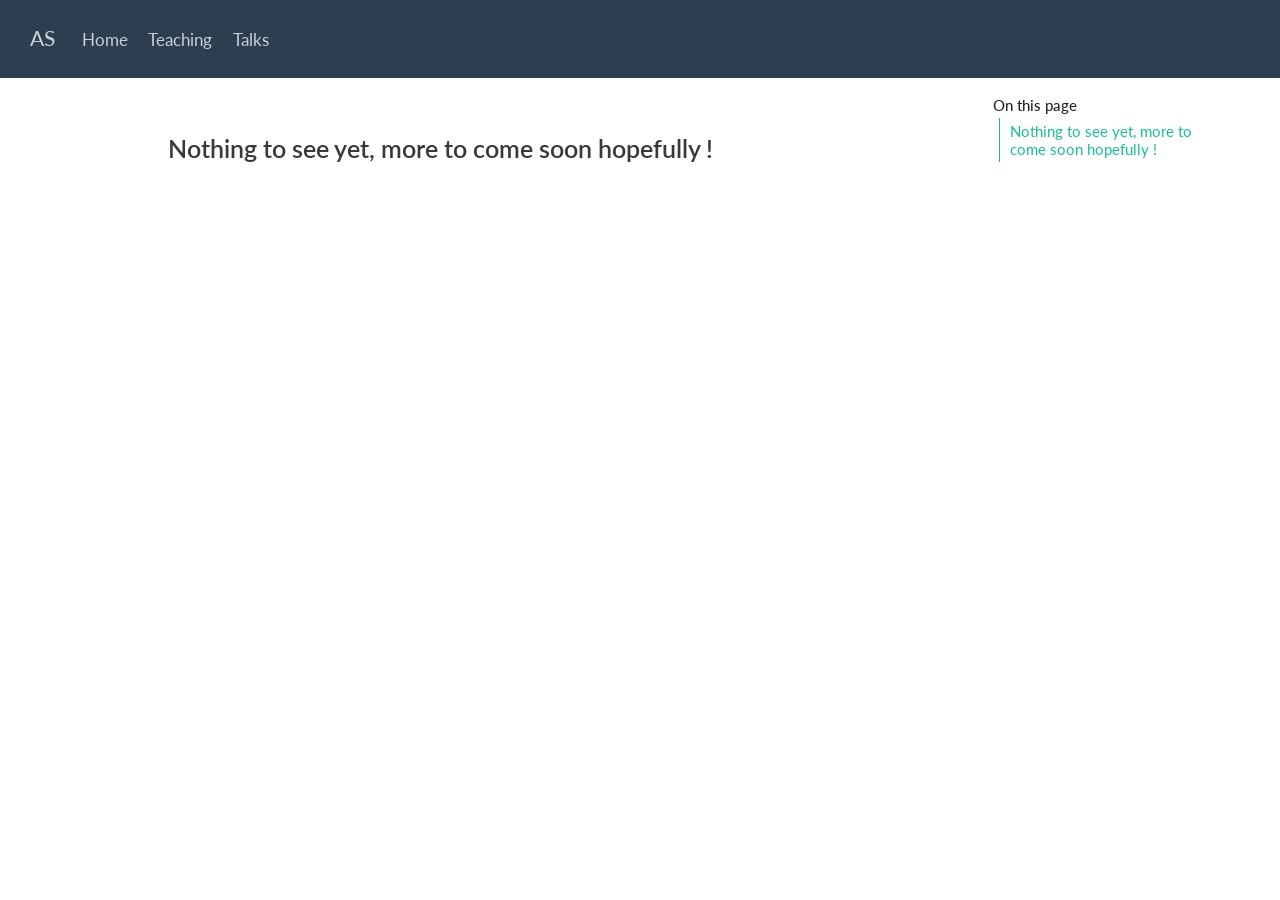
<file: content/codes.html>
<!DOCTYPE html>
<html xmlns="http://www.w3.org/1999/xhtml" lang="en" xml:lang="en"><head>

<meta charset="utf-8">
<meta name="generator" content="quarto-1.9.37">

<meta name="viewport" content="width=device-width, initial-scale=1.0, user-scalable=yes">


<title>codes – AS</title>
<style>
/* Default styles provided by pandoc.
** See https://pandoc.org/MANUAL.html#variables-for-html for config info.
*/
code{white-space: pre-wrap;}
span.smallcaps{font-variant: small-caps;}
div.columns{display: flex; gap: min(4vw, 1.5em);}
div.column{flex: auto; overflow-x: auto;}
div.hanging-indent{margin-left: 1.5em; text-indent: -1.5em;}
ul.task-list{list-style: none;}
ul.task-list li input[type="checkbox"] {
  width: 0.8em;
  margin: 0 0.8em 0.2em -1em; /* quarto-specific, see https://github.com/quarto-dev/quarto-cli/issues/4556 */ 
  vertical-align: middle;
}
</style>


<script src="../site_libs/quarto-nav/quarto-nav.js"></script>
<script src="../site_libs/quarto-nav/headroom.min.js"></script>
<script src="../site_libs/clipboard/clipboard.min.js"></script>
<script src="../site_libs/quarto-html/quarto.js" type="module"></script>
<script src="../site_libs/quarto-html/tabsets/tabsets.js" type="module"></script>
<script src="../site_libs/quarto-html/popper.min.js"></script>
<script src="../site_libs/quarto-html/tippy.umd.min.js"></script>
<script src="../site_libs/quarto-html/anchor.min.js"></script>
<link href="../site_libs/quarto-html/tippy.css" rel="stylesheet">
<link href="../site_libs/quarto-html/quarto-syntax-highlighting-7f8f88aac4f3542376d5c11b86a4c14d.css" rel="stylesheet" id="quarto-text-highlighting-styles">
<script src="../site_libs/bootstrap/bootstrap.min.js"></script>
<link href="../site_libs/bootstrap/bootstrap-icons.css" rel="stylesheet">
<link href="../site_libs/bootstrap/bootstrap-f9c1bd95b7433ae3460418592f1b0114.min.css" rel="stylesheet" append-hash="true" id="quarto-bootstrap" data-mode="light">
<script id="quarto-search-options" type="application/json">{
  "language": {
    "search-no-results-text": "No results",
    "search-matching-documents-text": "matching documents",
    "search-copy-link-title": "Copy link to search",
    "search-hide-matches-text": "Hide additional matches",
    "search-more-match-text": "more match in this document",
    "search-more-matches-text": "more matches in this document",
    "search-clear-button-title": "Clear",
    "search-text-placeholder": "",
    "search-detached-cancel-button-title": "Cancel",
    "search-submit-button-title": "Submit",
    "search-label": "Search"
  }
}</script>


</head>

<body class="nav-fixed quarto-light">

<div id="quarto-search-results"></div>
  <header id="quarto-header" class="headroom fixed-top">
    <nav class="navbar navbar-expand-lg " data-bs-theme="dark">
      <div class="navbar-container container-fluid">
      <div class="navbar-brand-container mx-auto">
    <a class="navbar-brand" href="../index.html">
    <span class="navbar-title">AS</span>
    </a>
  </div>
          <button class="navbar-toggler" type="button" data-bs-toggle="collapse" data-bs-target="#navbarCollapse" aria-controls="navbarCollapse" role="menu" aria-expanded="false" aria-label="Toggle navigation" onclick="if (window.quartoToggleHeadroom) { window.quartoToggleHeadroom(); }">
  <span class="navbar-toggler-icon"></span>
</button>
          <div class="collapse navbar-collapse" id="navbarCollapse">
            <ul class="navbar-nav navbar-nav-scroll me-auto">
  <li class="nav-item">
    <a class="nav-link" href="../index.html"> 
<span class="menu-text">Home</span></a>
  </li>  
  <li class="nav-item">
    <a class="nav-link" href="../content/teaching.html"> 
<span class="menu-text">Teaching</span></a>
  </li>  
  <li class="nav-item">
    <a class="nav-link" href="../content/talks.html"> 
<span class="menu-text">Talks</span></a>
  </li>  
</ul>
          </div> <!-- /navcollapse -->
            <div class="quarto-navbar-tools">
</div>
      </div> <!-- /container-fluid -->
    </nav>
</header>
<!-- content -->
<div id="quarto-content" class="quarto-container page-columns page-rows-contents page-layout-article page-navbar">
<!-- sidebar -->
<!-- margin-sidebar -->
    <div id="quarto-margin-sidebar" class="sidebar margin-sidebar">
        <nav id="TOC" role="doc-toc" class="toc-active">
    <h2 id="toc-title">On this page</h2>
   
  <ul>
  <li><a href="#nothing-to-see-yet-more-to-come-soon-hopefully" id="toc-nothing-to-see-yet-more-to-come-soon-hopefully" class="nav-link active" data-scroll-target="#nothing-to-see-yet-more-to-come-soon-hopefully">Nothing to see yet, more to come soon hopefully !</a></li>
  </ul>
</nav>
    </div>
<!-- main -->
<main class="content" id="quarto-document-content"><header id="title-block-header" class="quarto-title-block"></header>




<section id="nothing-to-see-yet-more-to-come-soon-hopefully" class="level3">
<h3 class="anchored" data-anchor-id="nothing-to-see-yet-more-to-come-soon-hopefully">Nothing to see yet, more to come soon hopefully !</h3>


</section>

<a onclick="window.scrollTo(0, 0); return false;" role="button" id="quarto-back-to-top"><i class="bi bi-arrow-up"></i> Back to top</a></main> <!-- /main -->
<script id="quarto-html-after-body" type="application/javascript">
  window.document.addEventListener("DOMContentLoaded", function (event) {
    const icon = "";
    const anchorJS = new window.AnchorJS();
    anchorJS.options = {
      placement: 'right',
      icon: icon
    };
    anchorJS.add('.anchored');
    const isCodeAnnotation = (el) => {
      for (const clz of el.classList) {
        if (clz.startsWith('code-annotation-')) {                     
          return true;
        }
      }
      return false;
    }
    const onCopySuccess = function(e) {
      // button target
      const button = e.trigger;
      // don't keep focus
      button.blur();
      // flash "checked"
      button.classList.add('code-copy-button-checked');
      var currentTitle = button.getAttribute("title");
      button.setAttribute("title", "Copied!");
      let tooltip;
      if (window.bootstrap) {
        button.setAttribute("data-bs-toggle", "tooltip");
        button.setAttribute("data-bs-placement", "left");
        button.setAttribute("data-bs-title", "Copied!");
        tooltip = new bootstrap.Tooltip(button, 
          { trigger: "manual", 
            customClass: "code-copy-button-tooltip",
            offset: [0, -8]});
        tooltip.show();    
      }
      setTimeout(function() {
        if (tooltip) {
          tooltip.hide();
          button.removeAttribute("data-bs-title");
          button.removeAttribute("data-bs-toggle");
          button.removeAttribute("data-bs-placement");
        }
        button.setAttribute("title", currentTitle);
        button.classList.remove('code-copy-button-checked');
      }, 1000);
      // clear code selection
      e.clearSelection();
    }
    const getTextToCopy = function(trigger) {
      const outerScaffold = trigger.parentElement.cloneNode(true);
      const codeEl = outerScaffold.querySelector('code');
      for (const childEl of codeEl.children) {
        if (isCodeAnnotation(childEl)) {
          childEl.remove();
        }
      }
      return codeEl.innerText;
    }
    const clipboard = new window.ClipboardJS('.code-copy-button:not([data-in-quarto-modal])', {
      text: getTextToCopy
    });
    clipboard.on('success', onCopySuccess);
    if (window.document.getElementById('quarto-embedded-source-code-modal')) {
      const clipboardModal = new window.ClipboardJS('.code-copy-button[data-in-quarto-modal]', {
        text: getTextToCopy,
        container: window.document.getElementById('quarto-embedded-source-code-modal')
      });
      clipboardModal.on('success', onCopySuccess);
    }
      var localhostRegex = new RegExp(/^(?:http|https):\/\/localhost\:?[0-9]*\//);
      var mailtoRegex = new RegExp(/^mailto:/);
        var filterRegex = new RegExp("https:\/\/AbelSILLY\.github\.io\/abelsilly\.github\.io\/");
      var isInternal = (href) => {
          return filterRegex.test(href) || localhostRegex.test(href) || mailtoRegex.test(href);
      }
      // Inspect non-navigation links and adorn them if external
     var links = window.document.querySelectorAll('a[href]:not(.nav-link):not(.navbar-brand):not(.toc-action):not(.sidebar-link):not(.sidebar-item-toggle):not(.pagination-link):not(.no-external):not([aria-hidden]):not(.dropdown-item):not(.quarto-navigation-tool):not(.about-link)');
      for (var i=0; i<links.length; i++) {
        const link = links[i];
        if (!isInternal(link.href)) {
          // undo the damage that might have been done by quarto-nav.js in the case of
          // links that we want to consider external
          if (link.dataset.originalHref !== undefined) {
            link.href = link.dataset.originalHref;
          }
        }
      }
    function tippyHover(el, contentFn, onTriggerFn, onUntriggerFn) {
      const config = {
        allowHTML: true,
        maxWidth: 500,
        delay: 100,
        arrow: false,
        appendTo: function(el) {
            return el.parentElement;
        },
        interactive: true,
        interactiveBorder: 10,
        theme: 'quarto',
        placement: 'bottom-start',
      };
      if (contentFn) {
        config.content = contentFn;
      }
      if (onTriggerFn) {
        config.onTrigger = onTriggerFn;
      }
      if (onUntriggerFn) {
        config.onUntrigger = onUntriggerFn;
      }
      window.tippy(el, config); 
    }
    const noterefs = window.document.querySelectorAll('a[role="doc-noteref"]');
    for (var i=0; i<noterefs.length; i++) {
      const ref = noterefs[i];
      tippyHover(ref, function() {
        // use id or data attribute instead here
        let href = ref.getAttribute('data-footnote-href') || ref.getAttribute('href');
        try { href = new URL(href).hash; } catch {}
        const id = href.replace(/^#\/?/, "");
        const note = window.document.getElementById(id);
        if (note) {
          return note.innerHTML;
        } else {
          return "";
        }
      });
    }
    const xrefs = window.document.querySelectorAll('a.quarto-xref');
    const processXRef = (id, note) => {
      // Strip column container classes
      const stripColumnClz = (el) => {
        el.classList.remove("page-full", "page-columns");
        if (el.children) {
          for (const child of el.children) {
            stripColumnClz(child);
          }
        }
      }
      stripColumnClz(note)
      if (id === null || id.startsWith('sec-')) {
        // Special case sections, only their first couple elements
        const container = document.createElement("div");
        if (note.children && note.children.length > 2) {
          container.appendChild(note.children[0].cloneNode(true));
          for (let i = 1; i < note.children.length; i++) {
            const child = note.children[i];
            if (child.tagName === "P" && child.innerText === "") {
              continue;
            } else {
              container.appendChild(child.cloneNode(true));
              break;
            }
          }
          if (window.Quarto?.typesetMath) {
            window.Quarto.typesetMath(container);
          }
          return container.innerHTML
        } else {
          if (window.Quarto?.typesetMath) {
            window.Quarto.typesetMath(note);
          }
          return note.innerHTML;
        }
      } else {
        // Remove any anchor links if they are present
        const anchorLink = note.querySelector('a.anchorjs-link');
        if (anchorLink) {
          anchorLink.remove();
        }
        if (window.Quarto?.typesetMath) {
          window.Quarto.typesetMath(note);
        }
        if (note.classList.contains("callout")) {
          return note.outerHTML;
        } else {
          return note.innerHTML;
        }
      }
    }
    for (var i=0; i<xrefs.length; i++) {
      const xref = xrefs[i];
      tippyHover(xref, undefined, function(instance) {
        instance.disable();
        let url = xref.getAttribute('href');
        let hash = undefined; 
        if (url.startsWith('#')) {
          hash = url;
        } else {
          try { hash = new URL(url).hash; } catch {}
        }
        if (hash) {
          const id = hash.replace(/^#\/?/, "");
          const note = window.document.getElementById(id);
          if (note !== null) {
            try {
              const html = processXRef(id, note.cloneNode(true));
              instance.setContent(html);
            } finally {
              instance.enable();
              instance.show();
            }
          } else {
            // See if we can fetch this
            fetch(url.split('#')[0])
            .then(res => res.text())
            .then(html => {
              const parser = new DOMParser();
              const htmlDoc = parser.parseFromString(html, "text/html");
              const note = htmlDoc.getElementById(id);
              if (note !== null) {
                const html = processXRef(id, note);
                instance.setContent(html);
              } 
            }).finally(() => {
              instance.enable();
              instance.show();
            });
          }
        } else {
          // See if we can fetch a full url (with no hash to target)
          // This is a special case and we should probably do some content thinning / targeting
          fetch(url)
          .then(res => res.text())
          .then(html => {
            const parser = new DOMParser();
            const htmlDoc = parser.parseFromString(html, "text/html");
            const note = htmlDoc.querySelector('main.content');
            if (note !== null) {
              // This should only happen for chapter cross references
              // (since there is no id in the URL)
              // remove the first header
              if (note.children.length > 0 && note.children[0].tagName === "HEADER") {
                note.children[0].remove();
              }
              const html = processXRef(null, note);
              instance.setContent(html);
            } 
          }).finally(() => {
            instance.enable();
            instance.show();
          });
        }
      }, function(instance) {
      });
    }
        let selectedAnnoteEl;
        const selectorForAnnotation = ( cell, annotation) => {
          let cellAttr = 'data-code-cell="' + cell + '"';
          let lineAttr = 'data-code-annotation="' +  annotation + '"';
          const selector = 'span[' + cellAttr + '][' + lineAttr + ']';
          return selector;
        }
        const selectCodeLines = (annoteEl) => {
          const doc = window.document;
          const targetCell = annoteEl.getAttribute("data-target-cell");
          const targetAnnotation = annoteEl.getAttribute("data-target-annotation");
          const annoteSpan = window.document.querySelector(selectorForAnnotation(targetCell, targetAnnotation));
          const lines = annoteSpan.getAttribute("data-code-lines").split(",");
          const lineIds = lines.map((line) => {
            return targetCell + "-" + line;
          })
          let top = null;
          let height = null;
          let parent = null;
          if (lineIds.length > 0) {
              //compute the position of the single el (top and bottom and make a div)
              const el = window.document.getElementById(lineIds[0]);
              top = el.offsetTop;
              height = el.offsetHeight;
              parent = el.parentElement.parentElement;
            if (lineIds.length > 1) {
              const lastEl = window.document.getElementById(lineIds[lineIds.length - 1]);
              const bottom = lastEl.offsetTop + lastEl.offsetHeight;
              height = bottom - top;
            }
            if (top !== null && height !== null && parent !== null) {
              // cook up a div (if necessary) and position it 
              let div = window.document.getElementById("code-annotation-line-highlight");
              if (div === null) {
                div = window.document.createElement("div");
                div.setAttribute("id", "code-annotation-line-highlight");
                div.style.position = 'absolute';
                parent.appendChild(div);
              }
              div.style.top = top - 2 + "px";
              div.style.height = height + 4 + "px";
              div.style.left = 0;
              let gutterDiv = window.document.getElementById("code-annotation-line-highlight-gutter");
              if (gutterDiv === null) {
                gutterDiv = window.document.createElement("div");
                gutterDiv.setAttribute("id", "code-annotation-line-highlight-gutter");
                gutterDiv.style.position = 'absolute';
                const codeCell = window.document.getElementById(targetCell);
                const gutter = codeCell.querySelector('.code-annotation-gutter');
                gutter.appendChild(gutterDiv);
              }
              gutterDiv.style.top = top - 2 + "px";
              gutterDiv.style.height = height + 4 + "px";
            }
            selectedAnnoteEl = annoteEl;
          }
        };
        const unselectCodeLines = () => {
          const elementsIds = ["code-annotation-line-highlight", "code-annotation-line-highlight-gutter"];
          elementsIds.forEach((elId) => {
            const div = window.document.getElementById(elId);
            if (div) {
              div.remove();
            }
          });
          selectedAnnoteEl = undefined;
        };
          // Handle positioning of the toggle
      window.addEventListener(
        "resize",
        throttle(() => {
          elRect = undefined;
          if (selectedAnnoteEl) {
            selectCodeLines(selectedAnnoteEl);
          }
        }, 10)
      );
      function throttle(fn, ms) {
      let throttle = false;
      let timer;
        return (...args) => {
          if(!throttle) { // first call gets through
              fn.apply(this, args);
              throttle = true;
          } else { // all the others get throttled
              if(timer) clearTimeout(timer); // cancel #2
              timer = setTimeout(() => {
                fn.apply(this, args);
                timer = throttle = false;
              }, ms);
          }
        };
      }
        // Attach click handler to the DT
        const annoteDls = window.document.querySelectorAll('dt[data-target-cell]');
        for (const annoteDlNode of annoteDls) {
          annoteDlNode.addEventListener('click', (event) => {
            const clickedEl = event.target;
            if (clickedEl !== selectedAnnoteEl) {
              unselectCodeLines();
              const activeEl = window.document.querySelector('dt[data-target-cell].code-annotation-active');
              if (activeEl) {
                activeEl.classList.remove('code-annotation-active');
              }
              selectCodeLines(clickedEl);
              clickedEl.classList.add('code-annotation-active');
            } else {
              // Unselect the line
              unselectCodeLines();
              clickedEl.classList.remove('code-annotation-active');
            }
          });
        }
    const findCites = (el) => {
      const parentEl = el.parentElement;
      if (parentEl) {
        const cites = parentEl.dataset.cites;
        if (cites) {
          return {
            el,
            cites: cites.split(' ')
          };
        } else {
          return findCites(el.parentElement)
        }
      } else {
        return undefined;
      }
    };
    var bibliorefs = window.document.querySelectorAll('a[role="doc-biblioref"]');
    for (var i=0; i<bibliorefs.length; i++) {
      const ref = bibliorefs[i];
      const citeInfo = findCites(ref);
      if (citeInfo) {
        tippyHover(citeInfo.el, function() {
          var popup = window.document.createElement('div');
          citeInfo.cites.forEach(function(cite) {
            var citeDiv = window.document.createElement('div');
            citeDiv.classList.add('hanging-indent');
            citeDiv.classList.add('csl-entry');
            var biblioDiv = window.document.getElementById('ref-' + cite);
            if (biblioDiv) {
              citeDiv.innerHTML = biblioDiv.innerHTML;
            }
            popup.appendChild(citeDiv);
          });
          return popup.innerHTML;
        });
      }
    }
  });
  </script>
</div> <!-- /content -->




</body></html>
</file>
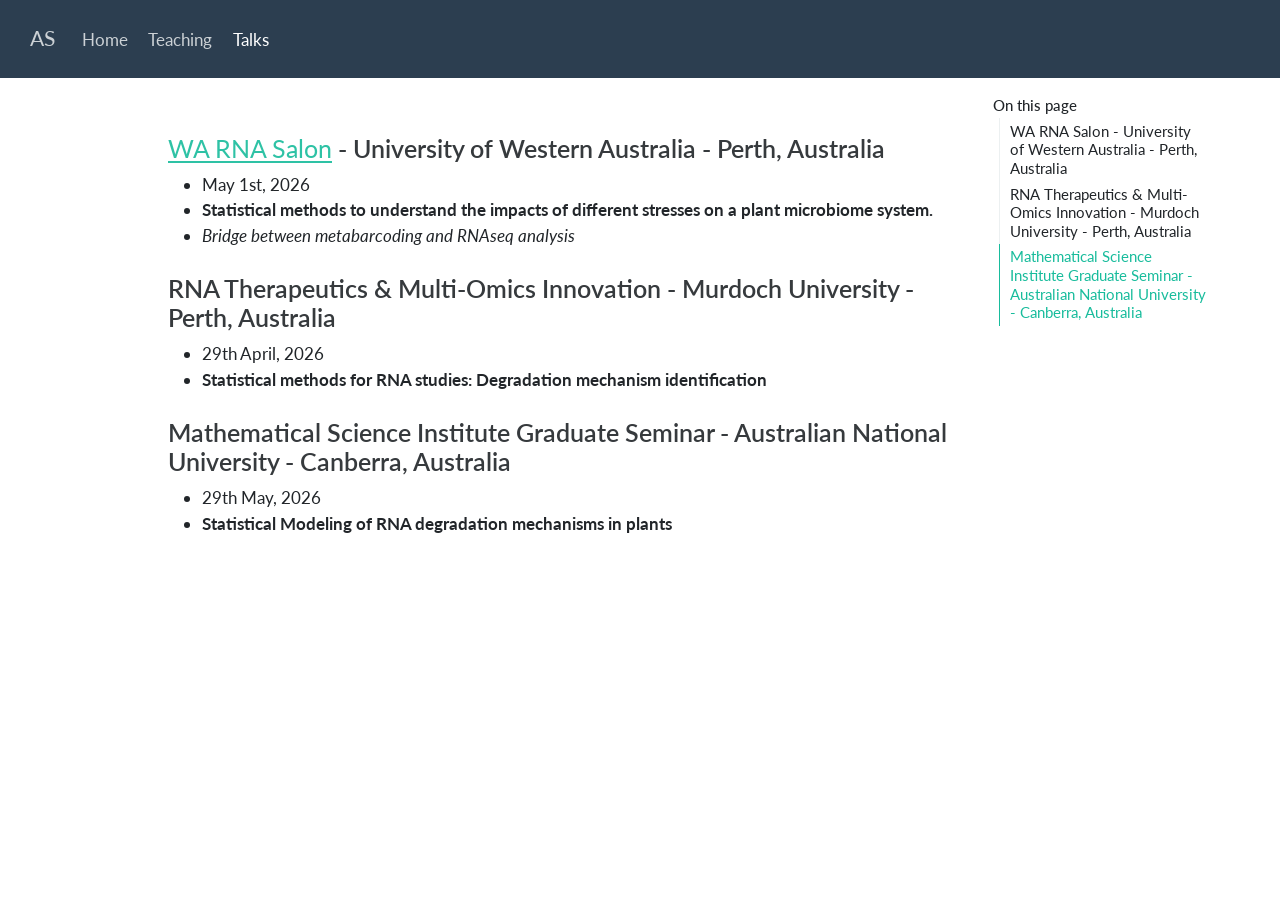
<file: content/talks.html>
<!DOCTYPE html>
<html xmlns="http://www.w3.org/1999/xhtml" lang="en" xml:lang="en"><head>

<meta charset="utf-8">
<meta name="generator" content="quarto-1.9.37">

<meta name="viewport" content="width=device-width, initial-scale=1.0, user-scalable=yes">


<title>talks – AS</title>
<style>
/* Default styles provided by pandoc.
** See https://pandoc.org/MANUAL.html#variables-for-html for config info.
*/
code{white-space: pre-wrap;}
span.smallcaps{font-variant: small-caps;}
div.columns{display: flex; gap: min(4vw, 1.5em);}
div.column{flex: auto; overflow-x: auto;}
div.hanging-indent{margin-left: 1.5em; text-indent: -1.5em;}
ul.task-list{list-style: none;}
ul.task-list li input[type="checkbox"] {
  width: 0.8em;
  margin: 0 0.8em 0.2em -1em; /* quarto-specific, see https://github.com/quarto-dev/quarto-cli/issues/4556 */ 
  vertical-align: middle;
}
</style>


<script src="../site_libs/quarto-nav/quarto-nav.js"></script>
<script src="../site_libs/quarto-nav/headroom.min.js"></script>
<script src="../site_libs/clipboard/clipboard.min.js"></script>
<script src="../site_libs/quarto-html/quarto.js" type="module"></script>
<script src="../site_libs/quarto-html/tabsets/tabsets.js" type="module"></script>
<script src="../site_libs/quarto-html/popper.min.js"></script>
<script src="../site_libs/quarto-html/tippy.umd.min.js"></script>
<script src="../site_libs/quarto-html/anchor.min.js"></script>
<link href="../site_libs/quarto-html/tippy.css" rel="stylesheet">
<link href="../site_libs/quarto-html/quarto-syntax-highlighting-7f8f88aac4f3542376d5c11b86a4c14d.css" rel="stylesheet" id="quarto-text-highlighting-styles">
<script src="../site_libs/bootstrap/bootstrap.min.js"></script>
<link href="../site_libs/bootstrap/bootstrap-icons.css" rel="stylesheet">
<link href="../site_libs/bootstrap/bootstrap-f9c1bd95b7433ae3460418592f1b0114.min.css" rel="stylesheet" append-hash="true" id="quarto-bootstrap" data-mode="light">
<script id="quarto-search-options" type="application/json">{
  "language": {
    "search-no-results-text": "No results",
    "search-matching-documents-text": "matching documents",
    "search-copy-link-title": "Copy link to search",
    "search-hide-matches-text": "Hide additional matches",
    "search-more-match-text": "more match in this document",
    "search-more-matches-text": "more matches in this document",
    "search-clear-button-title": "Clear",
    "search-text-placeholder": "",
    "search-detached-cancel-button-title": "Cancel",
    "search-submit-button-title": "Submit",
    "search-label": "Search"
  }
}</script>


</head>

<body class="nav-fixed quarto-light">

<div id="quarto-search-results"></div>
  <header id="quarto-header" class="headroom fixed-top">
    <nav class="navbar navbar-expand-lg " data-bs-theme="dark">
      <div class="navbar-container container-fluid">
      <div class="navbar-brand-container mx-auto">
    <a class="navbar-brand" href="../index.html">
    <span class="navbar-title">AS</span>
    </a>
  </div>
          <button class="navbar-toggler" type="button" data-bs-toggle="collapse" data-bs-target="#navbarCollapse" aria-controls="navbarCollapse" role="menu" aria-expanded="false" aria-label="Toggle navigation" onclick="if (window.quartoToggleHeadroom) { window.quartoToggleHeadroom(); }">
  <span class="navbar-toggler-icon"></span>
</button>
          <div class="collapse navbar-collapse" id="navbarCollapse">
            <ul class="navbar-nav navbar-nav-scroll me-auto">
  <li class="nav-item">
    <a class="nav-link" href="../index.html"> 
<span class="menu-text">Home</span></a>
  </li>  
  <li class="nav-item">
    <a class="nav-link" href="../content/teaching.html"> 
<span class="menu-text">Teaching</span></a>
  </li>  
  <li class="nav-item">
    <a class="nav-link active" href="../content/talks.html" aria-current="page"> 
<span class="menu-text">Talks</span></a>
  </li>  
</ul>
          </div> <!-- /navcollapse -->
            <div class="quarto-navbar-tools">
</div>
      </div> <!-- /container-fluid -->
    </nav>
</header>
<!-- content -->
<div id="quarto-content" class="quarto-container page-columns page-rows-contents page-layout-article page-navbar">
<!-- sidebar -->
<!-- margin-sidebar -->
    <div id="quarto-margin-sidebar" class="sidebar margin-sidebar">
        <nav id="TOC" role="doc-toc" class="toc-active">
    <h2 id="toc-title">On this page</h2>
   
  <ul>
  <li><a href="#wa-rna-salon---university-of-western-australia---perth-australia" id="toc-wa-rna-salon---university-of-western-australia---perth-australia" class="nav-link active" data-scroll-target="#wa-rna-salon---university-of-western-australia---perth-australia">WA RNA Salon - University of Western Australia - Perth, Australia</a></li>
  <li><a href="#rna-therapeutics-multi-omics-innovation---murdoch-university---perth-australia" id="toc-rna-therapeutics-multi-omics-innovation---murdoch-university---perth-australia" class="nav-link" data-scroll-target="#rna-therapeutics-multi-omics-innovation---murdoch-university---perth-australia">RNA Therapeutics &amp; Multi-Omics Innovation - Murdoch University - Perth, Australia</a></li>
  <li><a href="#mathematical-science-institute-graduate-seminar---australian-national-university---canberra-australia" id="toc-mathematical-science-institute-graduate-seminar---australian-national-university---canberra-australia" class="nav-link" data-scroll-target="#mathematical-science-institute-graduate-seminar---australian-national-university---canberra-australia">Mathematical Science Institute Graduate Seminar - Australian National University - Canberra, Australia</a></li>
  </ul>
</nav>
    </div>
<!-- main -->
<main class="content" id="quarto-document-content"><header id="title-block-header" class="quarto-title-block"></header>




<section id="wa-rna-salon---university-of-western-australia---perth-australia" class="level3">
<h3 class="anchored" data-anchor-id="wa-rna-salon---university-of-western-australia---perth-australia"><a href="https://events.humanitix.com/wa-rna-salon-m4jlk4qp">WA RNA Salon</a> - University of Western Australia - Perth, Australia</h3>
<ul>
<li>May 1st, 2026</li>
<li><strong>Statistical methods to understand the impacts of different stresses on a plant microbiome system.</strong></li>
<li><em>Bridge between metabarcoding and RNAseq analysis</em></li>
</ul>
</section>
<section id="rna-therapeutics-multi-omics-innovation---murdoch-university---perth-australia" class="level3">
<h3 class="anchored" data-anchor-id="rna-therapeutics-multi-omics-innovation---murdoch-university---perth-australia">RNA Therapeutics &amp; Multi-Omics Innovation - Murdoch University - Perth, Australia</h3>
<ul>
<li>29th April, 2026</li>
<li><strong>Statistical methods for RNA studies: Degradation mechanism identification</strong></li>
</ul>
</section>
<section id="mathematical-science-institute-graduate-seminar---australian-national-university---canberra-australia" class="level3">
<h3 class="anchored" data-anchor-id="mathematical-science-institute-graduate-seminar---australian-national-university---canberra-australia">Mathematical Science Institute Graduate Seminar - Australian National University - Canberra, Australia</h3>
<ul>
<li>29th May, 2026</li>
<li><strong>Statistical Modeling of RNA degradation mechanisms in plants</strong></li>
</ul>


</section>

<a onclick="window.scrollTo(0, 0); return false;" role="button" id="quarto-back-to-top"><i class="bi bi-arrow-up"></i> Back to top</a></main> <!-- /main -->
<script id="quarto-html-after-body" type="application/javascript">
  window.document.addEventListener("DOMContentLoaded", function (event) {
    const icon = "";
    const anchorJS = new window.AnchorJS();
    anchorJS.options = {
      placement: 'right',
      icon: icon
    };
    anchorJS.add('.anchored');
    const isCodeAnnotation = (el) => {
      for (const clz of el.classList) {
        if (clz.startsWith('code-annotation-')) {                     
          return true;
        }
      }
      return false;
    }
    const onCopySuccess = function(e) {
      // button target
      const button = e.trigger;
      // don't keep focus
      button.blur();
      // flash "checked"
      button.classList.add('code-copy-button-checked');
      var currentTitle = button.getAttribute("title");
      button.setAttribute("title", "Copied!");
      let tooltip;
      if (window.bootstrap) {
        button.setAttribute("data-bs-toggle", "tooltip");
        button.setAttribute("data-bs-placement", "left");
        button.setAttribute("data-bs-title", "Copied!");
        tooltip = new bootstrap.Tooltip(button, 
          { trigger: "manual", 
            customClass: "code-copy-button-tooltip",
            offset: [0, -8]});
        tooltip.show();    
      }
      setTimeout(function() {
        if (tooltip) {
          tooltip.hide();
          button.removeAttribute("data-bs-title");
          button.removeAttribute("data-bs-toggle");
          button.removeAttribute("data-bs-placement");
        }
        button.setAttribute("title", currentTitle);
        button.classList.remove('code-copy-button-checked');
      }, 1000);
      // clear code selection
      e.clearSelection();
    }
    const getTextToCopy = function(trigger) {
      const outerScaffold = trigger.parentElement.cloneNode(true);
      const codeEl = outerScaffold.querySelector('code');
      for (const childEl of codeEl.children) {
        if (isCodeAnnotation(childEl)) {
          childEl.remove();
        }
      }
      return codeEl.innerText;
    }
    const clipboard = new window.ClipboardJS('.code-copy-button:not([data-in-quarto-modal])', {
      text: getTextToCopy
    });
    clipboard.on('success', onCopySuccess);
    if (window.document.getElementById('quarto-embedded-source-code-modal')) {
      const clipboardModal = new window.ClipboardJS('.code-copy-button[data-in-quarto-modal]', {
        text: getTextToCopy,
        container: window.document.getElementById('quarto-embedded-source-code-modal')
      });
      clipboardModal.on('success', onCopySuccess);
    }
      var localhostRegex = new RegExp(/^(?:http|https):\/\/localhost\:?[0-9]*\//);
      var mailtoRegex = new RegExp(/^mailto:/);
        var filterRegex = new RegExp("https:\/\/AbelSILLY\.github\.io\/abelsilly\.github\.io\/");
      var isInternal = (href) => {
          return filterRegex.test(href) || localhostRegex.test(href) || mailtoRegex.test(href);
      }
      // Inspect non-navigation links and adorn them if external
     var links = window.document.querySelectorAll('a[href]:not(.nav-link):not(.navbar-brand):not(.toc-action):not(.sidebar-link):not(.sidebar-item-toggle):not(.pagination-link):not(.no-external):not([aria-hidden]):not(.dropdown-item):not(.quarto-navigation-tool):not(.about-link)');
      for (var i=0; i<links.length; i++) {
        const link = links[i];
        if (!isInternal(link.href)) {
          // undo the damage that might have been done by quarto-nav.js in the case of
          // links that we want to consider external
          if (link.dataset.originalHref !== undefined) {
            link.href = link.dataset.originalHref;
          }
        }
      }
    function tippyHover(el, contentFn, onTriggerFn, onUntriggerFn) {
      const config = {
        allowHTML: true,
        maxWidth: 500,
        delay: 100,
        arrow: false,
        appendTo: function(el) {
            return el.parentElement;
        },
        interactive: true,
        interactiveBorder: 10,
        theme: 'quarto',
        placement: 'bottom-start',
      };
      if (contentFn) {
        config.content = contentFn;
      }
      if (onTriggerFn) {
        config.onTrigger = onTriggerFn;
      }
      if (onUntriggerFn) {
        config.onUntrigger = onUntriggerFn;
      }
      window.tippy(el, config); 
    }
    const noterefs = window.document.querySelectorAll('a[role="doc-noteref"]');
    for (var i=0; i<noterefs.length; i++) {
      const ref = noterefs[i];
      tippyHover(ref, function() {
        // use id or data attribute instead here
        let href = ref.getAttribute('data-footnote-href') || ref.getAttribute('href');
        try { href = new URL(href).hash; } catch {}
        const id = href.replace(/^#\/?/, "");
        const note = window.document.getElementById(id);
        if (note) {
          return note.innerHTML;
        } else {
          return "";
        }
      });
    }
    const xrefs = window.document.querySelectorAll('a.quarto-xref');
    const processXRef = (id, note) => {
      // Strip column container classes
      const stripColumnClz = (el) => {
        el.classList.remove("page-full", "page-columns");
        if (el.children) {
          for (const child of el.children) {
            stripColumnClz(child);
          }
        }
      }
      stripColumnClz(note)
      if (id === null || id.startsWith('sec-')) {
        // Special case sections, only their first couple elements
        const container = document.createElement("div");
        if (note.children && note.children.length > 2) {
          container.appendChild(note.children[0].cloneNode(true));
          for (let i = 1; i < note.children.length; i++) {
            const child = note.children[i];
            if (child.tagName === "P" && child.innerText === "") {
              continue;
            } else {
              container.appendChild(child.cloneNode(true));
              break;
            }
          }
          if (window.Quarto?.typesetMath) {
            window.Quarto.typesetMath(container);
          }
          return container.innerHTML
        } else {
          if (window.Quarto?.typesetMath) {
            window.Quarto.typesetMath(note);
          }
          return note.innerHTML;
        }
      } else {
        // Remove any anchor links if they are present
        const anchorLink = note.querySelector('a.anchorjs-link');
        if (anchorLink) {
          anchorLink.remove();
        }
        if (window.Quarto?.typesetMath) {
          window.Quarto.typesetMath(note);
        }
        if (note.classList.contains("callout")) {
          return note.outerHTML;
        } else {
          return note.innerHTML;
        }
      }
    }
    for (var i=0; i<xrefs.length; i++) {
      const xref = xrefs[i];
      tippyHover(xref, undefined, function(instance) {
        instance.disable();
        let url = xref.getAttribute('href');
        let hash = undefined; 
        if (url.startsWith('#')) {
          hash = url;
        } else {
          try { hash = new URL(url).hash; } catch {}
        }
        if (hash) {
          const id = hash.replace(/^#\/?/, "");
          const note = window.document.getElementById(id);
          if (note !== null) {
            try {
              const html = processXRef(id, note.cloneNode(true));
              instance.setContent(html);
            } finally {
              instance.enable();
              instance.show();
            }
          } else {
            // See if we can fetch this
            fetch(url.split('#')[0])
            .then(res => res.text())
            .then(html => {
              const parser = new DOMParser();
              const htmlDoc = parser.parseFromString(html, "text/html");
              const note = htmlDoc.getElementById(id);
              if (note !== null) {
                const html = processXRef(id, note);
                instance.setContent(html);
              } 
            }).finally(() => {
              instance.enable();
              instance.show();
            });
          }
        } else {
          // See if we can fetch a full url (with no hash to target)
          // This is a special case and we should probably do some content thinning / targeting
          fetch(url)
          .then(res => res.text())
          .then(html => {
            const parser = new DOMParser();
            const htmlDoc = parser.parseFromString(html, "text/html");
            const note = htmlDoc.querySelector('main.content');
            if (note !== null) {
              // This should only happen for chapter cross references
              // (since there is no id in the URL)
              // remove the first header
              if (note.children.length > 0 && note.children[0].tagName === "HEADER") {
                note.children[0].remove();
              }
              const html = processXRef(null, note);
              instance.setContent(html);
            } 
          }).finally(() => {
            instance.enable();
            instance.show();
          });
        }
      }, function(instance) {
      });
    }
        let selectedAnnoteEl;
        const selectorForAnnotation = ( cell, annotation) => {
          let cellAttr = 'data-code-cell="' + cell + '"';
          let lineAttr = 'data-code-annotation="' +  annotation + '"';
          const selector = 'span[' + cellAttr + '][' + lineAttr + ']';
          return selector;
        }
        const selectCodeLines = (annoteEl) => {
          const doc = window.document;
          const targetCell = annoteEl.getAttribute("data-target-cell");
          const targetAnnotation = annoteEl.getAttribute("data-target-annotation");
          const annoteSpan = window.document.querySelector(selectorForAnnotation(targetCell, targetAnnotation));
          const lines = annoteSpan.getAttribute("data-code-lines").split(",");
          const lineIds = lines.map((line) => {
            return targetCell + "-" + line;
          })
          let top = null;
          let height = null;
          let parent = null;
          if (lineIds.length > 0) {
              //compute the position of the single el (top and bottom and make a div)
              const el = window.document.getElementById(lineIds[0]);
              top = el.offsetTop;
              height = el.offsetHeight;
              parent = el.parentElement.parentElement;
            if (lineIds.length > 1) {
              const lastEl = window.document.getElementById(lineIds[lineIds.length - 1]);
              const bottom = lastEl.offsetTop + lastEl.offsetHeight;
              height = bottom - top;
            }
            if (top !== null && height !== null && parent !== null) {
              // cook up a div (if necessary) and position it 
              let div = window.document.getElementById("code-annotation-line-highlight");
              if (div === null) {
                div = window.document.createElement("div");
                div.setAttribute("id", "code-annotation-line-highlight");
                div.style.position = 'absolute';
                parent.appendChild(div);
              }
              div.style.top = top - 2 + "px";
              div.style.height = height + 4 + "px";
              div.style.left = 0;
              let gutterDiv = window.document.getElementById("code-annotation-line-highlight-gutter");
              if (gutterDiv === null) {
                gutterDiv = window.document.createElement("div");
                gutterDiv.setAttribute("id", "code-annotation-line-highlight-gutter");
                gutterDiv.style.position = 'absolute';
                const codeCell = window.document.getElementById(targetCell);
                const gutter = codeCell.querySelector('.code-annotation-gutter');
                gutter.appendChild(gutterDiv);
              }
              gutterDiv.style.top = top - 2 + "px";
              gutterDiv.style.height = height + 4 + "px";
            }
            selectedAnnoteEl = annoteEl;
          }
        };
        const unselectCodeLines = () => {
          const elementsIds = ["code-annotation-line-highlight", "code-annotation-line-highlight-gutter"];
          elementsIds.forEach((elId) => {
            const div = window.document.getElementById(elId);
            if (div) {
              div.remove();
            }
          });
          selectedAnnoteEl = undefined;
        };
          // Handle positioning of the toggle
      window.addEventListener(
        "resize",
        throttle(() => {
          elRect = undefined;
          if (selectedAnnoteEl) {
            selectCodeLines(selectedAnnoteEl);
          }
        }, 10)
      );
      function throttle(fn, ms) {
      let throttle = false;
      let timer;
        return (...args) => {
          if(!throttle) { // first call gets through
              fn.apply(this, args);
              throttle = true;
          } else { // all the others get throttled
              if(timer) clearTimeout(timer); // cancel #2
              timer = setTimeout(() => {
                fn.apply(this, args);
                timer = throttle = false;
              }, ms);
          }
        };
      }
        // Attach click handler to the DT
        const annoteDls = window.document.querySelectorAll('dt[data-target-cell]');
        for (const annoteDlNode of annoteDls) {
          annoteDlNode.addEventListener('click', (event) => {
            const clickedEl = event.target;
            if (clickedEl !== selectedAnnoteEl) {
              unselectCodeLines();
              const activeEl = window.document.querySelector('dt[data-target-cell].code-annotation-active');
              if (activeEl) {
                activeEl.classList.remove('code-annotation-active');
              }
              selectCodeLines(clickedEl);
              clickedEl.classList.add('code-annotation-active');
            } else {
              // Unselect the line
              unselectCodeLines();
              clickedEl.classList.remove('code-annotation-active');
            }
          });
        }
    const findCites = (el) => {
      const parentEl = el.parentElement;
      if (parentEl) {
        const cites = parentEl.dataset.cites;
        if (cites) {
          return {
            el,
            cites: cites.split(' ')
          };
        } else {
          return findCites(el.parentElement)
        }
      } else {
        return undefined;
      }
    };
    var bibliorefs = window.document.querySelectorAll('a[role="doc-biblioref"]');
    for (var i=0; i<bibliorefs.length; i++) {
      const ref = bibliorefs[i];
      const citeInfo = findCites(ref);
      if (citeInfo) {
        tippyHover(citeInfo.el, function() {
          var popup = window.document.createElement('div');
          citeInfo.cites.forEach(function(cite) {
            var citeDiv = window.document.createElement('div');
            citeDiv.classList.add('hanging-indent');
            citeDiv.classList.add('csl-entry');
            var biblioDiv = window.document.getElementById('ref-' + cite);
            if (biblioDiv) {
              citeDiv.innerHTML = biblioDiv.innerHTML;
            }
            popup.appendChild(citeDiv);
          });
          return popup.innerHTML;
        });
      }
    }
  });
  </script>
</div> <!-- /content -->




</body></html>
</file>
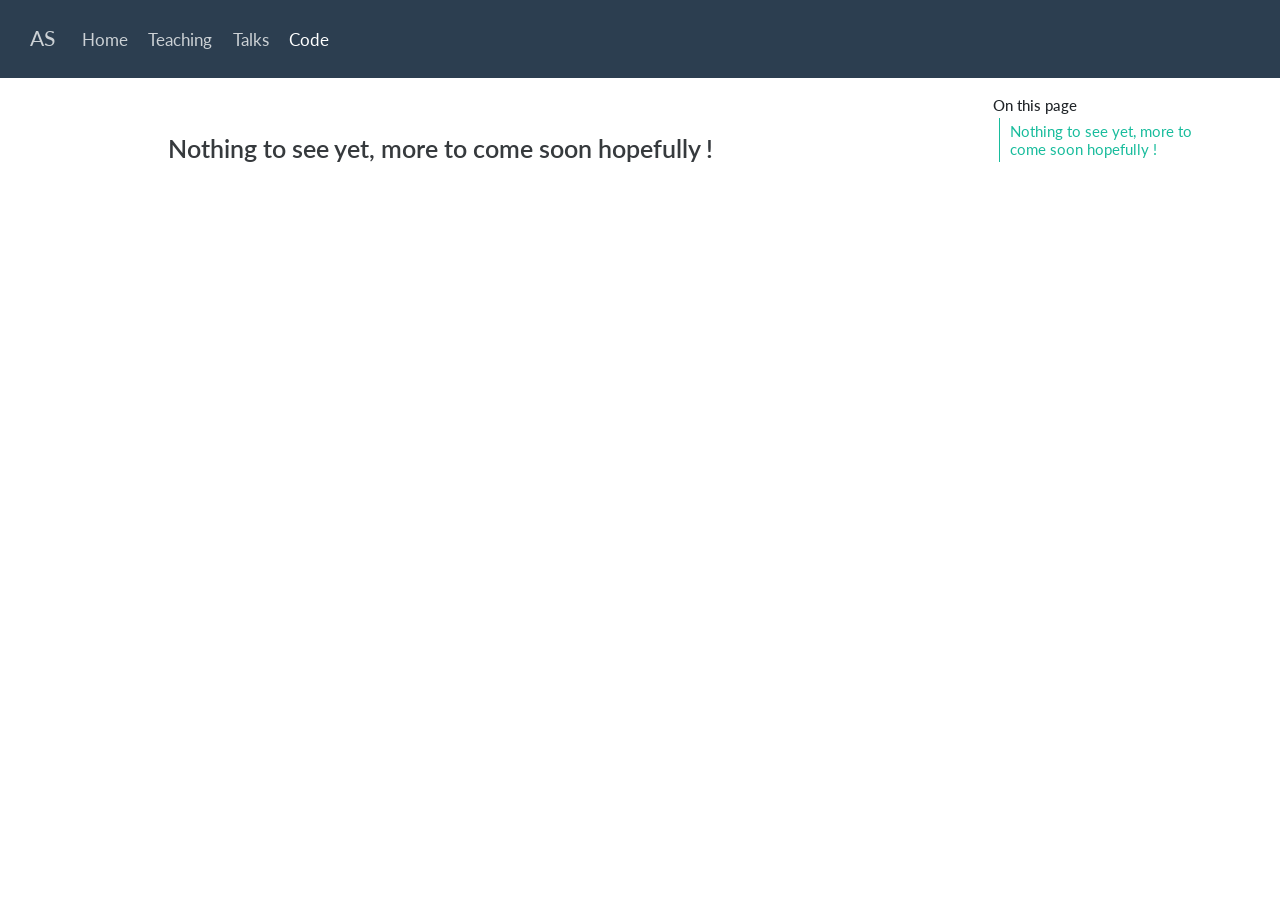
<file: docs/content/codes.html>
<!DOCTYPE html>
<html xmlns="http://www.w3.org/1999/xhtml" lang="en" xml:lang="en"><head>

<meta charset="utf-8">
<meta name="generator" content="quarto-1.9.37">

<meta name="viewport" content="width=device-width, initial-scale=1.0, user-scalable=yes">


<title>codes – AS</title>
<style>
/* Default styles provided by pandoc.
** See https://pandoc.org/MANUAL.html#variables-for-html for config info.
*/
code{white-space: pre-wrap;}
span.smallcaps{font-variant: small-caps;}
div.columns{display: flex; gap: min(4vw, 1.5em);}
div.column{flex: auto; overflow-x: auto;}
div.hanging-indent{margin-left: 1.5em; text-indent: -1.5em;}
ul.task-list{list-style: none;}
ul.task-list li input[type="checkbox"] {
  width: 0.8em;
  margin: 0 0.8em 0.2em -1em; /* quarto-specific, see https://github.com/quarto-dev/quarto-cli/issues/4556 */ 
  vertical-align: middle;
}
</style>


<script src="../site_libs/quarto-nav/quarto-nav.js"></script>
<script src="../site_libs/quarto-nav/headroom.min.js"></script>
<script src="../site_libs/clipboard/clipboard.min.js"></script>
<script src="../site_libs/quarto-html/quarto.js" type="module"></script>
<script src="../site_libs/quarto-html/tabsets/tabsets.js" type="module"></script>
<script src="../site_libs/quarto-html/popper.min.js"></script>
<script src="../site_libs/quarto-html/tippy.umd.min.js"></script>
<script src="../site_libs/quarto-html/anchor.min.js"></script>
<link href="../site_libs/quarto-html/tippy.css" rel="stylesheet">
<link href="../site_libs/quarto-html/quarto-syntax-highlighting-7f8f88aac4f3542376d5c11b86a4c14d.css" rel="stylesheet" id="quarto-text-highlighting-styles">
<script src="../site_libs/bootstrap/bootstrap.min.js"></script>
<link href="../site_libs/bootstrap/bootstrap-icons.css" rel="stylesheet">
<link href="../site_libs/bootstrap/bootstrap-f9c1bd95b7433ae3460418592f1b0114.min.css" rel="stylesheet" append-hash="true" id="quarto-bootstrap" data-mode="light">
<script id="quarto-search-options" type="application/json">{
  "language": {
    "search-no-results-text": "No results",
    "search-matching-documents-text": "matching documents",
    "search-copy-link-title": "Copy link to search",
    "search-hide-matches-text": "Hide additional matches",
    "search-more-match-text": "more match in this document",
    "search-more-matches-text": "more matches in this document",
    "search-clear-button-title": "Clear",
    "search-text-placeholder": "",
    "search-detached-cancel-button-title": "Cancel",
    "search-submit-button-title": "Submit",
    "search-label": "Search"
  }
}</script>


</head>

<body class="nav-fixed quarto-light">

<div id="quarto-search-results"></div>
  <header id="quarto-header" class="headroom fixed-top">
    <nav class="navbar navbar-expand-lg " data-bs-theme="dark">
      <div class="navbar-container container-fluid">
      <div class="navbar-brand-container mx-auto">
    <a class="navbar-brand" href="../index.html">
    <span class="navbar-title">AS</span>
    </a>
  </div>
          <button class="navbar-toggler" type="button" data-bs-toggle="collapse" data-bs-target="#navbarCollapse" aria-controls="navbarCollapse" role="menu" aria-expanded="false" aria-label="Toggle navigation" onclick="if (window.quartoToggleHeadroom) { window.quartoToggleHeadroom(); }">
  <span class="navbar-toggler-icon"></span>
</button>
          <div class="collapse navbar-collapse" id="navbarCollapse">
            <ul class="navbar-nav navbar-nav-scroll me-auto">
  <li class="nav-item">
    <a class="nav-link" href="../index.html"> 
<span class="menu-text">Home</span></a>
  </li>  
  <li class="nav-item">
    <a class="nav-link" href="../content/teaching.html"> 
<span class="menu-text">Teaching</span></a>
  </li>  
  <li class="nav-item">
    <a class="nav-link" href="../content/talks.html"> 
<span class="menu-text">Talks</span></a>
  </li>  
  <li class="nav-item">
    <a class="nav-link active" href="../content/codes.html" aria-current="page"> 
<span class="menu-text">Code</span></a>
  </li>  
</ul>
          </div> <!-- /navcollapse -->
            <div class="quarto-navbar-tools">
</div>
      </div> <!-- /container-fluid -->
    </nav>
</header>
<!-- content -->
<div id="quarto-content" class="quarto-container page-columns page-rows-contents page-layout-article page-navbar">
<!-- sidebar -->
<!-- margin-sidebar -->
    <div id="quarto-margin-sidebar" class="sidebar margin-sidebar">
        <nav id="TOC" role="doc-toc" class="toc-active">
    <h2 id="toc-title">On this page</h2>
   
  <ul>
  <li><a href="#nothing-to-see-yet-more-to-come-soon-hopefully" id="toc-nothing-to-see-yet-more-to-come-soon-hopefully" class="nav-link active" data-scroll-target="#nothing-to-see-yet-more-to-come-soon-hopefully">Nothing to see yet, more to come soon hopefully !</a></li>
  </ul>
</nav>
    </div>
<!-- main -->
<main class="content" id="quarto-document-content"><header id="title-block-header" class="quarto-title-block"></header>




<section id="nothing-to-see-yet-more-to-come-soon-hopefully" class="level3">
<h3 class="anchored" data-anchor-id="nothing-to-see-yet-more-to-come-soon-hopefully">Nothing to see yet, more to come soon hopefully !</h3>


</section>

<a onclick="window.scrollTo(0, 0); return false;" role="button" id="quarto-back-to-top"><i class="bi bi-arrow-up"></i> Back to top</a></main> <!-- /main -->
<script id="quarto-html-after-body" type="application/javascript">
  window.document.addEventListener("DOMContentLoaded", function (event) {
    const icon = "";
    const anchorJS = new window.AnchorJS();
    anchorJS.options = {
      placement: 'right',
      icon: icon
    };
    anchorJS.add('.anchored');
    const isCodeAnnotation = (el) => {
      for (const clz of el.classList) {
        if (clz.startsWith('code-annotation-')) {                     
          return true;
        }
      }
      return false;
    }
    const onCopySuccess = function(e) {
      // button target
      const button = e.trigger;
      // don't keep focus
      button.blur();
      // flash "checked"
      button.classList.add('code-copy-button-checked');
      var currentTitle = button.getAttribute("title");
      button.setAttribute("title", "Copied!");
      let tooltip;
      if (window.bootstrap) {
        button.setAttribute("data-bs-toggle", "tooltip");
        button.setAttribute("data-bs-placement", "left");
        button.setAttribute("data-bs-title", "Copied!");
        tooltip = new bootstrap.Tooltip(button, 
          { trigger: "manual", 
            customClass: "code-copy-button-tooltip",
            offset: [0, -8]});
        tooltip.show();    
      }
      setTimeout(function() {
        if (tooltip) {
          tooltip.hide();
          button.removeAttribute("data-bs-title");
          button.removeAttribute("data-bs-toggle");
          button.removeAttribute("data-bs-placement");
        }
        button.setAttribute("title", currentTitle);
        button.classList.remove('code-copy-button-checked');
      }, 1000);
      // clear code selection
      e.clearSelection();
    }
    const getTextToCopy = function(trigger) {
      const outerScaffold = trigger.parentElement.cloneNode(true);
      const codeEl = outerScaffold.querySelector('code');
      for (const childEl of codeEl.children) {
        if (isCodeAnnotation(childEl)) {
          childEl.remove();
        }
      }
      return codeEl.innerText;
    }
    const clipboard = new window.ClipboardJS('.code-copy-button:not([data-in-quarto-modal])', {
      text: getTextToCopy
    });
    clipboard.on('success', onCopySuccess);
    if (window.document.getElementById('quarto-embedded-source-code-modal')) {
      const clipboardModal = new window.ClipboardJS('.code-copy-button[data-in-quarto-modal]', {
        text: getTextToCopy,
        container: window.document.getElementById('quarto-embedded-source-code-modal')
      });
      clipboardModal.on('success', onCopySuccess);
    }
      var localhostRegex = new RegExp(/^(?:http|https):\/\/localhost\:?[0-9]*\//);
      var mailtoRegex = new RegExp(/^mailto:/);
        var filterRegex = new RegExp('/' + window.location.host + '/');
      var isInternal = (href) => {
          return filterRegex.test(href) || localhostRegex.test(href) || mailtoRegex.test(href);
      }
      // Inspect non-navigation links and adorn them if external
     var links = window.document.querySelectorAll('a[href]:not(.nav-link):not(.navbar-brand):not(.toc-action):not(.sidebar-link):not(.sidebar-item-toggle):not(.pagination-link):not(.no-external):not([aria-hidden]):not(.dropdown-item):not(.quarto-navigation-tool):not(.about-link)');
      for (var i=0; i<links.length; i++) {
        const link = links[i];
        if (!isInternal(link.href)) {
          // undo the damage that might have been done by quarto-nav.js in the case of
          // links that we want to consider external
          if (link.dataset.originalHref !== undefined) {
            link.href = link.dataset.originalHref;
          }
        }
      }
    function tippyHover(el, contentFn, onTriggerFn, onUntriggerFn) {
      const config = {
        allowHTML: true,
        maxWidth: 500,
        delay: 100,
        arrow: false,
        appendTo: function(el) {
            return el.parentElement;
        },
        interactive: true,
        interactiveBorder: 10,
        theme: 'quarto',
        placement: 'bottom-start',
      };
      if (contentFn) {
        config.content = contentFn;
      }
      if (onTriggerFn) {
        config.onTrigger = onTriggerFn;
      }
      if (onUntriggerFn) {
        config.onUntrigger = onUntriggerFn;
      }
      window.tippy(el, config); 
    }
    const noterefs = window.document.querySelectorAll('a[role="doc-noteref"]');
    for (var i=0; i<noterefs.length; i++) {
      const ref = noterefs[i];
      tippyHover(ref, function() {
        // use id or data attribute instead here
        let href = ref.getAttribute('data-footnote-href') || ref.getAttribute('href');
        try { href = new URL(href).hash; } catch {}
        const id = href.replace(/^#\/?/, "");
        const note = window.document.getElementById(id);
        if (note) {
          return note.innerHTML;
        } else {
          return "";
        }
      });
    }
    const xrefs = window.document.querySelectorAll('a.quarto-xref');
    const processXRef = (id, note) => {
      // Strip column container classes
      const stripColumnClz = (el) => {
        el.classList.remove("page-full", "page-columns");
        if (el.children) {
          for (const child of el.children) {
            stripColumnClz(child);
          }
        }
      }
      stripColumnClz(note)
      if (id === null || id.startsWith('sec-')) {
        // Special case sections, only their first couple elements
        const container = document.createElement("div");
        if (note.children && note.children.length > 2) {
          container.appendChild(note.children[0].cloneNode(true));
          for (let i = 1; i < note.children.length; i++) {
            const child = note.children[i];
            if (child.tagName === "P" && child.innerText === "") {
              continue;
            } else {
              container.appendChild(child.cloneNode(true));
              break;
            }
          }
          if (window.Quarto?.typesetMath) {
            window.Quarto.typesetMath(container);
          }
          return container.innerHTML
        } else {
          if (window.Quarto?.typesetMath) {
            window.Quarto.typesetMath(note);
          }
          return note.innerHTML;
        }
      } else {
        // Remove any anchor links if they are present
        const anchorLink = note.querySelector('a.anchorjs-link');
        if (anchorLink) {
          anchorLink.remove();
        }
        if (window.Quarto?.typesetMath) {
          window.Quarto.typesetMath(note);
        }
        if (note.classList.contains("callout")) {
          return note.outerHTML;
        } else {
          return note.innerHTML;
        }
      }
    }
    for (var i=0; i<xrefs.length; i++) {
      const xref = xrefs[i];
      tippyHover(xref, undefined, function(instance) {
        instance.disable();
        let url = xref.getAttribute('href');
        let hash = undefined; 
        if (url.startsWith('#')) {
          hash = url;
        } else {
          try { hash = new URL(url).hash; } catch {}
        }
        if (hash) {
          const id = hash.replace(/^#\/?/, "");
          const note = window.document.getElementById(id);
          if (note !== null) {
            try {
              const html = processXRef(id, note.cloneNode(true));
              instance.setContent(html);
            } finally {
              instance.enable();
              instance.show();
            }
          } else {
            // See if we can fetch this
            fetch(url.split('#')[0])
            .then(res => res.text())
            .then(html => {
              const parser = new DOMParser();
              const htmlDoc = parser.parseFromString(html, "text/html");
              const note = htmlDoc.getElementById(id);
              if (note !== null) {
                const html = processXRef(id, note);
                instance.setContent(html);
              } 
            }).finally(() => {
              instance.enable();
              instance.show();
            });
          }
        } else {
          // See if we can fetch a full url (with no hash to target)
          // This is a special case and we should probably do some content thinning / targeting
          fetch(url)
          .then(res => res.text())
          .then(html => {
            const parser = new DOMParser();
            const htmlDoc = parser.parseFromString(html, "text/html");
            const note = htmlDoc.querySelector('main.content');
            if (note !== null) {
              // This should only happen for chapter cross references
              // (since there is no id in the URL)
              // remove the first header
              if (note.children.length > 0 && note.children[0].tagName === "HEADER") {
                note.children[0].remove();
              }
              const html = processXRef(null, note);
              instance.setContent(html);
            } 
          }).finally(() => {
            instance.enable();
            instance.show();
          });
        }
      }, function(instance) {
      });
    }
        let selectedAnnoteEl;
        const selectorForAnnotation = ( cell, annotation) => {
          let cellAttr = 'data-code-cell="' + cell + '"';
          let lineAttr = 'data-code-annotation="' +  annotation + '"';
          const selector = 'span[' + cellAttr + '][' + lineAttr + ']';
          return selector;
        }
        const selectCodeLines = (annoteEl) => {
          const doc = window.document;
          const targetCell = annoteEl.getAttribute("data-target-cell");
          const targetAnnotation = annoteEl.getAttribute("data-target-annotation");
          const annoteSpan = window.document.querySelector(selectorForAnnotation(targetCell, targetAnnotation));
          const lines = annoteSpan.getAttribute("data-code-lines").split(",");
          const lineIds = lines.map((line) => {
            return targetCell + "-" + line;
          })
          let top = null;
          let height = null;
          let parent = null;
          if (lineIds.length > 0) {
              //compute the position of the single el (top and bottom and make a div)
              const el = window.document.getElementById(lineIds[0]);
              top = el.offsetTop;
              height = el.offsetHeight;
              parent = el.parentElement.parentElement;
            if (lineIds.length > 1) {
              const lastEl = window.document.getElementById(lineIds[lineIds.length - 1]);
              const bottom = lastEl.offsetTop + lastEl.offsetHeight;
              height = bottom - top;
            }
            if (top !== null && height !== null && parent !== null) {
              // cook up a div (if necessary) and position it 
              let div = window.document.getElementById("code-annotation-line-highlight");
              if (div === null) {
                div = window.document.createElement("div");
                div.setAttribute("id", "code-annotation-line-highlight");
                div.style.position = 'absolute';
                parent.appendChild(div);
              }
              div.style.top = top - 2 + "px";
              div.style.height = height + 4 + "px";
              div.style.left = 0;
              let gutterDiv = window.document.getElementById("code-annotation-line-highlight-gutter");
              if (gutterDiv === null) {
                gutterDiv = window.document.createElement("div");
                gutterDiv.setAttribute("id", "code-annotation-line-highlight-gutter");
                gutterDiv.style.position = 'absolute';
                const codeCell = window.document.getElementById(targetCell);
                const gutter = codeCell.querySelector('.code-annotation-gutter');
                gutter.appendChild(gutterDiv);
              }
              gutterDiv.style.top = top - 2 + "px";
              gutterDiv.style.height = height + 4 + "px";
            }
            selectedAnnoteEl = annoteEl;
          }
        };
        const unselectCodeLines = () => {
          const elementsIds = ["code-annotation-line-highlight", "code-annotation-line-highlight-gutter"];
          elementsIds.forEach((elId) => {
            const div = window.document.getElementById(elId);
            if (div) {
              div.remove();
            }
          });
          selectedAnnoteEl = undefined;
        };
          // Handle positioning of the toggle
      window.addEventListener(
        "resize",
        throttle(() => {
          elRect = undefined;
          if (selectedAnnoteEl) {
            selectCodeLines(selectedAnnoteEl);
          }
        }, 10)
      );
      function throttle(fn, ms) {
      let throttle = false;
      let timer;
        return (...args) => {
          if(!throttle) { // first call gets through
              fn.apply(this, args);
              throttle = true;
          } else { // all the others get throttled
              if(timer) clearTimeout(timer); // cancel #2
              timer = setTimeout(() => {
                fn.apply(this, args);
                timer = throttle = false;
              }, ms);
          }
        };
      }
        // Attach click handler to the DT
        const annoteDls = window.document.querySelectorAll('dt[data-target-cell]');
        for (const annoteDlNode of annoteDls) {
          annoteDlNode.addEventListener('click', (event) => {
            const clickedEl = event.target;
            if (clickedEl !== selectedAnnoteEl) {
              unselectCodeLines();
              const activeEl = window.document.querySelector('dt[data-target-cell].code-annotation-active');
              if (activeEl) {
                activeEl.classList.remove('code-annotation-active');
              }
              selectCodeLines(clickedEl);
              clickedEl.classList.add('code-annotation-active');
            } else {
              // Unselect the line
              unselectCodeLines();
              clickedEl.classList.remove('code-annotation-active');
            }
          });
        }
    const findCites = (el) => {
      const parentEl = el.parentElement;
      if (parentEl) {
        const cites = parentEl.dataset.cites;
        if (cites) {
          return {
            el,
            cites: cites.split(' ')
          };
        } else {
          return findCites(el.parentElement)
        }
      } else {
        return undefined;
      }
    };
    var bibliorefs = window.document.querySelectorAll('a[role="doc-biblioref"]');
    for (var i=0; i<bibliorefs.length; i++) {
      const ref = bibliorefs[i];
      const citeInfo = findCites(ref);
      if (citeInfo) {
        tippyHover(citeInfo.el, function() {
          var popup = window.document.createElement('div');
          citeInfo.cites.forEach(function(cite) {
            var citeDiv = window.document.createElement('div');
            citeDiv.classList.add('hanging-indent');
            citeDiv.classList.add('csl-entry');
            var biblioDiv = window.document.getElementById('ref-' + cite);
            if (biblioDiv) {
              citeDiv.innerHTML = biblioDiv.innerHTML;
            }
            popup.appendChild(citeDiv);
          });
          return popup.innerHTML;
        });
      }
    }
  });
  </script>
</div> <!-- /content -->




</body></html>
</file>
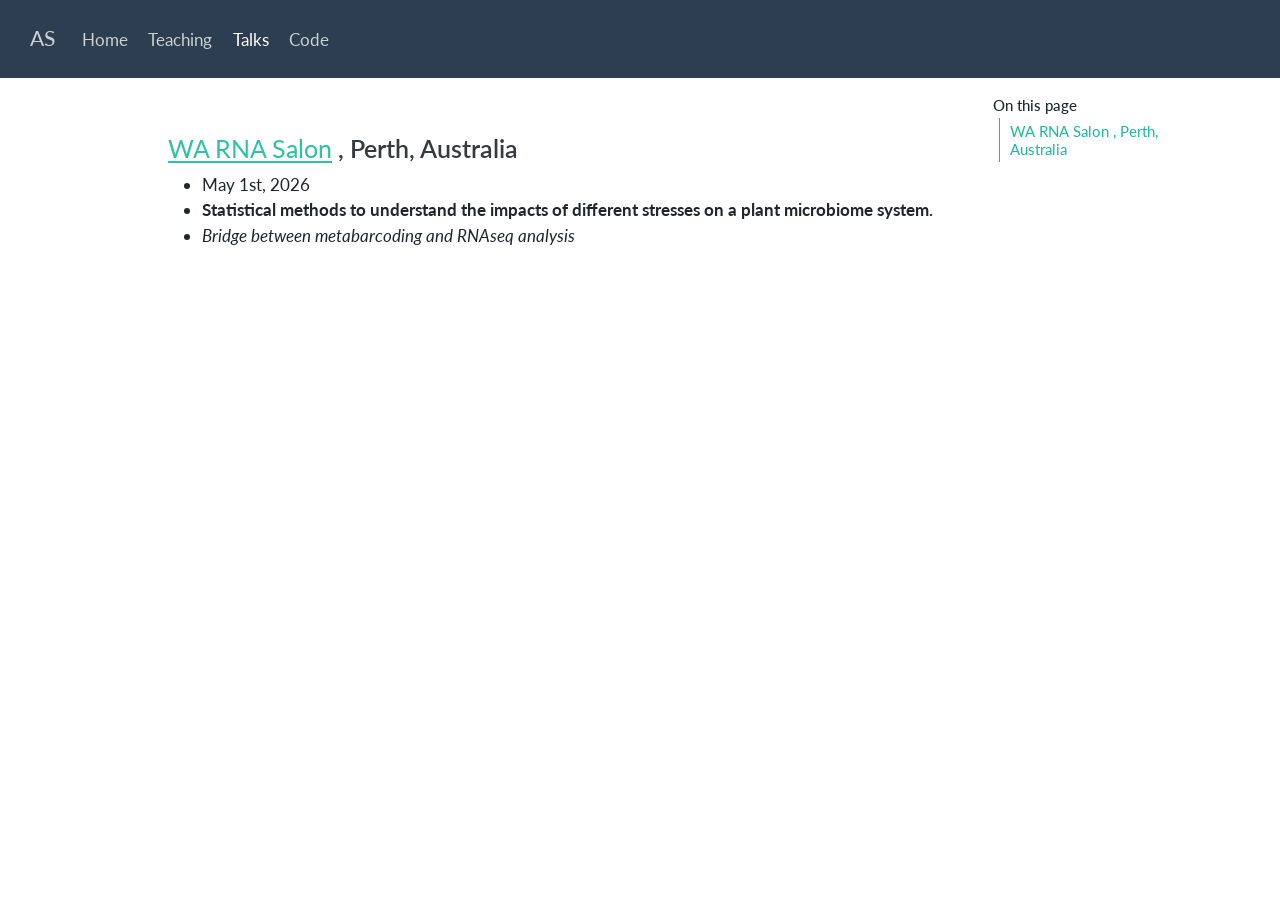
<file: docs/content/talks.html>
<!DOCTYPE html>
<html xmlns="http://www.w3.org/1999/xhtml" lang="en" xml:lang="en"><head>

<meta charset="utf-8">
<meta name="generator" content="quarto-1.9.37">

<meta name="viewport" content="width=device-width, initial-scale=1.0, user-scalable=yes">


<title>talks – AS</title>
<style>
/* Default styles provided by pandoc.
** See https://pandoc.org/MANUAL.html#variables-for-html for config info.
*/
code{white-space: pre-wrap;}
span.smallcaps{font-variant: small-caps;}
div.columns{display: flex; gap: min(4vw, 1.5em);}
div.column{flex: auto; overflow-x: auto;}
div.hanging-indent{margin-left: 1.5em; text-indent: -1.5em;}
ul.task-list{list-style: none;}
ul.task-list li input[type="checkbox"] {
  width: 0.8em;
  margin: 0 0.8em 0.2em -1em; /* quarto-specific, see https://github.com/quarto-dev/quarto-cli/issues/4556 */ 
  vertical-align: middle;
}
</style>


<script src="../site_libs/quarto-nav/quarto-nav.js"></script>
<script src="../site_libs/quarto-nav/headroom.min.js"></script>
<script src="../site_libs/clipboard/clipboard.min.js"></script>
<script src="../site_libs/quarto-html/quarto.js" type="module"></script>
<script src="../site_libs/quarto-html/tabsets/tabsets.js" type="module"></script>
<script src="../site_libs/quarto-html/popper.min.js"></script>
<script src="../site_libs/quarto-html/tippy.umd.min.js"></script>
<script src="../site_libs/quarto-html/anchor.min.js"></script>
<link href="../site_libs/quarto-html/tippy.css" rel="stylesheet">
<link href="../site_libs/quarto-html/quarto-syntax-highlighting-7f8f88aac4f3542376d5c11b86a4c14d.css" rel="stylesheet" id="quarto-text-highlighting-styles">
<script src="../site_libs/bootstrap/bootstrap.min.js"></script>
<link href="../site_libs/bootstrap/bootstrap-icons.css" rel="stylesheet">
<link href="../site_libs/bootstrap/bootstrap-f9c1bd95b7433ae3460418592f1b0114.min.css" rel="stylesheet" append-hash="true" id="quarto-bootstrap" data-mode="light">
<script id="quarto-search-options" type="application/json">{
  "language": {
    "search-no-results-text": "No results",
    "search-matching-documents-text": "matching documents",
    "search-copy-link-title": "Copy link to search",
    "search-hide-matches-text": "Hide additional matches",
    "search-more-match-text": "more match in this document",
    "search-more-matches-text": "more matches in this document",
    "search-clear-button-title": "Clear",
    "search-text-placeholder": "",
    "search-detached-cancel-button-title": "Cancel",
    "search-submit-button-title": "Submit",
    "search-label": "Search"
  }
}</script>


</head>

<body class="nav-fixed quarto-light">

<div id="quarto-search-results"></div>
  <header id="quarto-header" class="headroom fixed-top">
    <nav class="navbar navbar-expand-lg " data-bs-theme="dark">
      <div class="navbar-container container-fluid">
      <div class="navbar-brand-container mx-auto">
    <a class="navbar-brand" href="../index.html">
    <span class="navbar-title">AS</span>
    </a>
  </div>
          <button class="navbar-toggler" type="button" data-bs-toggle="collapse" data-bs-target="#navbarCollapse" aria-controls="navbarCollapse" role="menu" aria-expanded="false" aria-label="Toggle navigation" onclick="if (window.quartoToggleHeadroom) { window.quartoToggleHeadroom(); }">
  <span class="navbar-toggler-icon"></span>
</button>
          <div class="collapse navbar-collapse" id="navbarCollapse">
            <ul class="navbar-nav navbar-nav-scroll me-auto">
  <li class="nav-item">
    <a class="nav-link" href="../index.html"> 
<span class="menu-text">Home</span></a>
  </li>  
  <li class="nav-item">
    <a class="nav-link" href="../content/teaching.html"> 
<span class="menu-text">Teaching</span></a>
  </li>  
  <li class="nav-item">
    <a class="nav-link active" href="../content/talks.html" aria-current="page"> 
<span class="menu-text">Talks</span></a>
  </li>  
  <li class="nav-item">
    <a class="nav-link" href="../content/codes.html"> 
<span class="menu-text">Code</span></a>
  </li>  
</ul>
          </div> <!-- /navcollapse -->
            <div class="quarto-navbar-tools">
</div>
      </div> <!-- /container-fluid -->
    </nav>
</header>
<!-- content -->
<div id="quarto-content" class="quarto-container page-columns page-rows-contents page-layout-article page-navbar">
<!-- sidebar -->
<!-- margin-sidebar -->
    <div id="quarto-margin-sidebar" class="sidebar margin-sidebar">
        <nav id="TOC" role="doc-toc" class="toc-active">
    <h2 id="toc-title">On this page</h2>
   
  <ul>
  <li><a href="#wa-rna-salon-perth-australia" id="toc-wa-rna-salon-perth-australia" class="nav-link active" data-scroll-target="#wa-rna-salon-perth-australia">WA RNA Salon , Perth, Australia</a></li>
  </ul>
</nav>
    </div>
<!-- main -->
<main class="content" id="quarto-document-content"><header id="title-block-header" class="quarto-title-block"></header>




<section id="wa-rna-salon-perth-australia" class="level3">
<h3 class="anchored" data-anchor-id="wa-rna-salon-perth-australia"><a href="https://events.humanitix.com/wa-rna-salon-m4jlk4qp">WA RNA Salon</a> , Perth, Australia</h3>
<ul>
<li>May 1st, 2026</li>
<li><strong>Statistical methods to understand the impacts of different stresses on a plant microbiome system.</strong></li>
<li><em>Bridge between metabarcoding and RNAseq analysis</em></li>
</ul>


</section>

<a onclick="window.scrollTo(0, 0); return false;" role="button" id="quarto-back-to-top"><i class="bi bi-arrow-up"></i> Back to top</a></main> <!-- /main -->
<script id="quarto-html-after-body" type="application/javascript">
  window.document.addEventListener("DOMContentLoaded", function (event) {
    const icon = "";
    const anchorJS = new window.AnchorJS();
    anchorJS.options = {
      placement: 'right',
      icon: icon
    };
    anchorJS.add('.anchored');
    const isCodeAnnotation = (el) => {
      for (const clz of el.classList) {
        if (clz.startsWith('code-annotation-')) {                     
          return true;
        }
      }
      return false;
    }
    const onCopySuccess = function(e) {
      // button target
      const button = e.trigger;
      // don't keep focus
      button.blur();
      // flash "checked"
      button.classList.add('code-copy-button-checked');
      var currentTitle = button.getAttribute("title");
      button.setAttribute("title", "Copied!");
      let tooltip;
      if (window.bootstrap) {
        button.setAttribute("data-bs-toggle", "tooltip");
        button.setAttribute("data-bs-placement", "left");
        button.setAttribute("data-bs-title", "Copied!");
        tooltip = new bootstrap.Tooltip(button, 
          { trigger: "manual", 
            customClass: "code-copy-button-tooltip",
            offset: [0, -8]});
        tooltip.show();    
      }
      setTimeout(function() {
        if (tooltip) {
          tooltip.hide();
          button.removeAttribute("data-bs-title");
          button.removeAttribute("data-bs-toggle");
          button.removeAttribute("data-bs-placement");
        }
        button.setAttribute("title", currentTitle);
        button.classList.remove('code-copy-button-checked');
      }, 1000);
      // clear code selection
      e.clearSelection();
    }
    const getTextToCopy = function(trigger) {
      const outerScaffold = trigger.parentElement.cloneNode(true);
      const codeEl = outerScaffold.querySelector('code');
      for (const childEl of codeEl.children) {
        if (isCodeAnnotation(childEl)) {
          childEl.remove();
        }
      }
      return codeEl.innerText;
    }
    const clipboard = new window.ClipboardJS('.code-copy-button:not([data-in-quarto-modal])', {
      text: getTextToCopy
    });
    clipboard.on('success', onCopySuccess);
    if (window.document.getElementById('quarto-embedded-source-code-modal')) {
      const clipboardModal = new window.ClipboardJS('.code-copy-button[data-in-quarto-modal]', {
        text: getTextToCopy,
        container: window.document.getElementById('quarto-embedded-source-code-modal')
      });
      clipboardModal.on('success', onCopySuccess);
    }
      var localhostRegex = new RegExp(/^(?:http|https):\/\/localhost\:?[0-9]*\//);
      var mailtoRegex = new RegExp(/^mailto:/);
        var filterRegex = new RegExp('/' + window.location.host + '/');
      var isInternal = (href) => {
          return filterRegex.test(href) || localhostRegex.test(href) || mailtoRegex.test(href);
      }
      // Inspect non-navigation links and adorn them if external
     var links = window.document.querySelectorAll('a[href]:not(.nav-link):not(.navbar-brand):not(.toc-action):not(.sidebar-link):not(.sidebar-item-toggle):not(.pagination-link):not(.no-external):not([aria-hidden]):not(.dropdown-item):not(.quarto-navigation-tool):not(.about-link)');
      for (var i=0; i<links.length; i++) {
        const link = links[i];
        if (!isInternal(link.href)) {
          // undo the damage that might have been done by quarto-nav.js in the case of
          // links that we want to consider external
          if (link.dataset.originalHref !== undefined) {
            link.href = link.dataset.originalHref;
          }
        }
      }
    function tippyHover(el, contentFn, onTriggerFn, onUntriggerFn) {
      const config = {
        allowHTML: true,
        maxWidth: 500,
        delay: 100,
        arrow: false,
        appendTo: function(el) {
            return el.parentElement;
        },
        interactive: true,
        interactiveBorder: 10,
        theme: 'quarto',
        placement: 'bottom-start',
      };
      if (contentFn) {
        config.content = contentFn;
      }
      if (onTriggerFn) {
        config.onTrigger = onTriggerFn;
      }
      if (onUntriggerFn) {
        config.onUntrigger = onUntriggerFn;
      }
      window.tippy(el, config); 
    }
    const noterefs = window.document.querySelectorAll('a[role="doc-noteref"]');
    for (var i=0; i<noterefs.length; i++) {
      const ref = noterefs[i];
      tippyHover(ref, function() {
        // use id or data attribute instead here
        let href = ref.getAttribute('data-footnote-href') || ref.getAttribute('href');
        try { href = new URL(href).hash; } catch {}
        const id = href.replace(/^#\/?/, "");
        const note = window.document.getElementById(id);
        if (note) {
          return note.innerHTML;
        } else {
          return "";
        }
      });
    }
    const xrefs = window.document.querySelectorAll('a.quarto-xref');
    const processXRef = (id, note) => {
      // Strip column container classes
      const stripColumnClz = (el) => {
        el.classList.remove("page-full", "page-columns");
        if (el.children) {
          for (const child of el.children) {
            stripColumnClz(child);
          }
        }
      }
      stripColumnClz(note)
      if (id === null || id.startsWith('sec-')) {
        // Special case sections, only their first couple elements
        const container = document.createElement("div");
        if (note.children && note.children.length > 2) {
          container.appendChild(note.children[0].cloneNode(true));
          for (let i = 1; i < note.children.length; i++) {
            const child = note.children[i];
            if (child.tagName === "P" && child.innerText === "") {
              continue;
            } else {
              container.appendChild(child.cloneNode(true));
              break;
            }
          }
          if (window.Quarto?.typesetMath) {
            window.Quarto.typesetMath(container);
          }
          return container.innerHTML
        } else {
          if (window.Quarto?.typesetMath) {
            window.Quarto.typesetMath(note);
          }
          return note.innerHTML;
        }
      } else {
        // Remove any anchor links if they are present
        const anchorLink = note.querySelector('a.anchorjs-link');
        if (anchorLink) {
          anchorLink.remove();
        }
        if (window.Quarto?.typesetMath) {
          window.Quarto.typesetMath(note);
        }
        if (note.classList.contains("callout")) {
          return note.outerHTML;
        } else {
          return note.innerHTML;
        }
      }
    }
    for (var i=0; i<xrefs.length; i++) {
      const xref = xrefs[i];
      tippyHover(xref, undefined, function(instance) {
        instance.disable();
        let url = xref.getAttribute('href');
        let hash = undefined; 
        if (url.startsWith('#')) {
          hash = url;
        } else {
          try { hash = new URL(url).hash; } catch {}
        }
        if (hash) {
          const id = hash.replace(/^#\/?/, "");
          const note = window.document.getElementById(id);
          if (note !== null) {
            try {
              const html = processXRef(id, note.cloneNode(true));
              instance.setContent(html);
            } finally {
              instance.enable();
              instance.show();
            }
          } else {
            // See if we can fetch this
            fetch(url.split('#')[0])
            .then(res => res.text())
            .then(html => {
              const parser = new DOMParser();
              const htmlDoc = parser.parseFromString(html, "text/html");
              const note = htmlDoc.getElementById(id);
              if (note !== null) {
                const html = processXRef(id, note);
                instance.setContent(html);
              } 
            }).finally(() => {
              instance.enable();
              instance.show();
            });
          }
        } else {
          // See if we can fetch a full url (with no hash to target)
          // This is a special case and we should probably do some content thinning / targeting
          fetch(url)
          .then(res => res.text())
          .then(html => {
            const parser = new DOMParser();
            const htmlDoc = parser.parseFromString(html, "text/html");
            const note = htmlDoc.querySelector('main.content');
            if (note !== null) {
              // This should only happen for chapter cross references
              // (since there is no id in the URL)
              // remove the first header
              if (note.children.length > 0 && note.children[0].tagName === "HEADER") {
                note.children[0].remove();
              }
              const html = processXRef(null, note);
              instance.setContent(html);
            } 
          }).finally(() => {
            instance.enable();
            instance.show();
          });
        }
      }, function(instance) {
      });
    }
        let selectedAnnoteEl;
        const selectorForAnnotation = ( cell, annotation) => {
          let cellAttr = 'data-code-cell="' + cell + '"';
          let lineAttr = 'data-code-annotation="' +  annotation + '"';
          const selector = 'span[' + cellAttr + '][' + lineAttr + ']';
          return selector;
        }
        const selectCodeLines = (annoteEl) => {
          const doc = window.document;
          const targetCell = annoteEl.getAttribute("data-target-cell");
          const targetAnnotation = annoteEl.getAttribute("data-target-annotation");
          const annoteSpan = window.document.querySelector(selectorForAnnotation(targetCell, targetAnnotation));
          const lines = annoteSpan.getAttribute("data-code-lines").split(",");
          const lineIds = lines.map((line) => {
            return targetCell + "-" + line;
          })
          let top = null;
          let height = null;
          let parent = null;
          if (lineIds.length > 0) {
              //compute the position of the single el (top and bottom and make a div)
              const el = window.document.getElementById(lineIds[0]);
              top = el.offsetTop;
              height = el.offsetHeight;
              parent = el.parentElement.parentElement;
            if (lineIds.length > 1) {
              const lastEl = window.document.getElementById(lineIds[lineIds.length - 1]);
              const bottom = lastEl.offsetTop + lastEl.offsetHeight;
              height = bottom - top;
            }
            if (top !== null && height !== null && parent !== null) {
              // cook up a div (if necessary) and position it 
              let div = window.document.getElementById("code-annotation-line-highlight");
              if (div === null) {
                div = window.document.createElement("div");
                div.setAttribute("id", "code-annotation-line-highlight");
                div.style.position = 'absolute';
                parent.appendChild(div);
              }
              div.style.top = top - 2 + "px";
              div.style.height = height + 4 + "px";
              div.style.left = 0;
              let gutterDiv = window.document.getElementById("code-annotation-line-highlight-gutter");
              if (gutterDiv === null) {
                gutterDiv = window.document.createElement("div");
                gutterDiv.setAttribute("id", "code-annotation-line-highlight-gutter");
                gutterDiv.style.position = 'absolute';
                const codeCell = window.document.getElementById(targetCell);
                const gutter = codeCell.querySelector('.code-annotation-gutter');
                gutter.appendChild(gutterDiv);
              }
              gutterDiv.style.top = top - 2 + "px";
              gutterDiv.style.height = height + 4 + "px";
            }
            selectedAnnoteEl = annoteEl;
          }
        };
        const unselectCodeLines = () => {
          const elementsIds = ["code-annotation-line-highlight", "code-annotation-line-highlight-gutter"];
          elementsIds.forEach((elId) => {
            const div = window.document.getElementById(elId);
            if (div) {
              div.remove();
            }
          });
          selectedAnnoteEl = undefined;
        };
          // Handle positioning of the toggle
      window.addEventListener(
        "resize",
        throttle(() => {
          elRect = undefined;
          if (selectedAnnoteEl) {
            selectCodeLines(selectedAnnoteEl);
          }
        }, 10)
      );
      function throttle(fn, ms) {
      let throttle = false;
      let timer;
        return (...args) => {
          if(!throttle) { // first call gets through
              fn.apply(this, args);
              throttle = true;
          } else { // all the others get throttled
              if(timer) clearTimeout(timer); // cancel #2
              timer = setTimeout(() => {
                fn.apply(this, args);
                timer = throttle = false;
              }, ms);
          }
        };
      }
        // Attach click handler to the DT
        const annoteDls = window.document.querySelectorAll('dt[data-target-cell]');
        for (const annoteDlNode of annoteDls) {
          annoteDlNode.addEventListener('click', (event) => {
            const clickedEl = event.target;
            if (clickedEl !== selectedAnnoteEl) {
              unselectCodeLines();
              const activeEl = window.document.querySelector('dt[data-target-cell].code-annotation-active');
              if (activeEl) {
                activeEl.classList.remove('code-annotation-active');
              }
              selectCodeLines(clickedEl);
              clickedEl.classList.add('code-annotation-active');
            } else {
              // Unselect the line
              unselectCodeLines();
              clickedEl.classList.remove('code-annotation-active');
            }
          });
        }
    const findCites = (el) => {
      const parentEl = el.parentElement;
      if (parentEl) {
        const cites = parentEl.dataset.cites;
        if (cites) {
          return {
            el,
            cites: cites.split(' ')
          };
        } else {
          return findCites(el.parentElement)
        }
      } else {
        return undefined;
      }
    };
    var bibliorefs = window.document.querySelectorAll('a[role="doc-biblioref"]');
    for (var i=0; i<bibliorefs.length; i++) {
      const ref = bibliorefs[i];
      const citeInfo = findCites(ref);
      if (citeInfo) {
        tippyHover(citeInfo.el, function() {
          var popup = window.document.createElement('div');
          citeInfo.cites.forEach(function(cite) {
            var citeDiv = window.document.createElement('div');
            citeDiv.classList.add('hanging-indent');
            citeDiv.classList.add('csl-entry');
            var biblioDiv = window.document.getElementById('ref-' + cite);
            if (biblioDiv) {
              citeDiv.innerHTML = biblioDiv.innerHTML;
            }
            popup.appendChild(citeDiv);
          });
          return popup.innerHTML;
        });
      }
    }
  });
  </script>
</div> <!-- /content -->




</body></html>
</file>
<file: site_libs/quarto-html/tippy.css>
.tippy-box[data-animation=fade][data-state=hidden]{opacity:0}[data-tippy-root]{max-width:calc(100vw - 10px)}.tippy-box{position:relative;background-color:#333;color:#fff;border-radius:4px;font-size:14px;line-height:1.4;white-space:normal;outline:0;transition-property:transform,visibility,opacity}.tippy-box[data-placement^=top]>.tippy-arrow{bottom:0}.tippy-box[data-placement^=top]>.tippy-arrow:before{bottom:-7px;left:0;border-width:8px 8px 0;border-top-color:initial;transform-origin:center top}.tippy-box[data-placement^=bottom]>.tippy-arrow{top:0}.tippy-box[data-placement^=bottom]>.tippy-arrow:before{top:-7px;left:0;border-width:0 8px 8px;border-bottom-color:initial;transform-origin:center bottom}.tippy-box[data-placement^=left]>.tippy-arrow{right:0}.tippy-box[data-placement^=left]>.tippy-arrow:before{border-width:8px 0 8px 8px;border-left-color:initial;right:-7px;transform-origin:center left}.tippy-box[data-placement^=right]>.tippy-arrow{left:0}.tippy-box[data-placement^=right]>.tippy-arrow:before{left:-7px;border-width:8px 8px 8px 0;border-right-color:initial;transform-origin:center right}.tippy-box[data-inertia][data-state=visible]{transition-timing-function:cubic-bezier(.54,1.5,.38,1.11)}.tippy-arrow{width:16px;height:16px;color:#333}.tippy-arrow:before{content:"";position:absolute;border-color:transparent;border-style:solid}.tippy-content{position:relative;padding:5px 9px;z-index:1}
</file>
<file: site_libs/quarto-html/quarto-syntax-highlighting-7f8f88aac4f3542376d5c11b86a4c14d.css>
/* quarto syntax highlight colors */
:root {
  --quarto-hl-ot-color: #003B4F;
  --quarto-hl-at-color: #657422;
  --quarto-hl-ss-color: #20794D;
  --quarto-hl-an-color: #5E5E5E;
  --quarto-hl-fu-color: #4758AB;
  --quarto-hl-st-color: #20794D;
  --quarto-hl-cf-color: #003B4F;
  --quarto-hl-op-color: #5E5E5E;
  --quarto-hl-er-color: #AD0000;
  --quarto-hl-bn-color: #AD0000;
  --quarto-hl-al-color: #AD0000;
  --quarto-hl-va-color: #111111;
  --quarto-hl-bu-color: inherit;
  --quarto-hl-ex-color: inherit;
  --quarto-hl-pp-color: #AD0000;
  --quarto-hl-in-color: #5E5E5E;
  --quarto-hl-vs-color: #20794D;
  --quarto-hl-wa-color: #5E5E5E;
  --quarto-hl-do-color: #5E5E5E;
  --quarto-hl-im-color: #00769E;
  --quarto-hl-ch-color: #20794D;
  --quarto-hl-dt-color: #AD0000;
  --quarto-hl-fl-color: #AD0000;
  --quarto-hl-co-color: #5E5E5E;
  --quarto-hl-cv-color: #5E5E5E;
  --quarto-hl-cn-color: #8f5902;
  --quarto-hl-sc-color: #5E5E5E;
  --quarto-hl-dv-color: #AD0000;
  --quarto-hl-kw-color: #003B4F;
}

/* other quarto variables */
:root {
  --quarto-font-monospace: SFMono-Regular, Menlo, Monaco, Consolas, "Liberation Mono", "Courier New", monospace;
}

/* syntax highlight based on Pandoc's rules */
pre > code.sourceCode > span {
  color: #003B4F;
}

code.sourceCode > span {
  color: #003B4F;
}

div.sourceCode,
div.sourceCode pre.sourceCode {
  color: #003B4F;
}

/* Normal */
code span {
  color: #003B4F;
}

/* Alert */
code span.al {
  color: #AD0000;
  font-style: inherit;
}

/* Annotation */
code span.an {
  color: #5E5E5E;
  font-style: inherit;
}

/* Attribute */
code span.at {
  color: #657422;
  font-style: inherit;
}

/* BaseN */
code span.bn {
  color: #AD0000;
  font-style: inherit;
}

/* BuiltIn */
code span.bu {
  font-style: inherit;
}

/* ControlFlow */
code span.cf {
  color: #003B4F;
  font-weight: bold;
  font-style: inherit;
}

/* Char */
code span.ch {
  color: #20794D;
  font-style: inherit;
}

/* Constant */
code span.cn {
  color: #8f5902;
  font-style: inherit;
}

/* Comment */
code span.co {
  color: #5E5E5E;
  font-style: inherit;
}

/* CommentVar */
code span.cv {
  color: #5E5E5E;
  font-style: italic;
}

/* Documentation */
code span.do {
  color: #5E5E5E;
  font-style: italic;
}

/* DataType */
code span.dt {
  color: #AD0000;
  font-style: inherit;
}

/* DecVal */
code span.dv {
  color: #AD0000;
  font-style: inherit;
}

/* Error */
code span.er {
  color: #AD0000;
  font-style: inherit;
}

/* Extension */
code span.ex {
  font-style: inherit;
}

/* Float */
code span.fl {
  color: #AD0000;
  font-style: inherit;
}

/* Function */
code span.fu {
  color: #4758AB;
  font-style: inherit;
}

/* Import */
code span.im {
  color: #00769E;
  font-style: inherit;
}

/* Information */
code span.in {
  color: #5E5E5E;
  font-style: inherit;
}

/* Keyword */
code span.kw {
  color: #003B4F;
  font-weight: bold;
  font-style: inherit;
}

/* Operator */
code span.op {
  color: #5E5E5E;
  font-style: inherit;
}

/* Other */
code span.ot {
  color: #003B4F;
  font-style: inherit;
}

/* Preprocessor */
code span.pp {
  color: #AD0000;
  font-style: inherit;
}

/* SpecialChar */
code span.sc {
  color: #5E5E5E;
  font-style: inherit;
}

/* SpecialString */
code span.ss {
  color: #20794D;
  font-style: inherit;
}

/* String */
code span.st {
  color: #20794D;
  font-style: inherit;
}

/* Variable */
code span.va {
  color: #111111;
  font-style: inherit;
}

/* VerbatimString */
code span.vs {
  color: #20794D;
  font-style: inherit;
}

/* Warning */
code span.wa {
  color: #5E5E5E;
  font-style: italic;
}

.prevent-inlining {
  content: "</";
}

/*# sourceMappingURL=789ad8cd35626ba772517505b42a116e.css.map */
</file>
<file: docs/site_libs/quarto-html/tippy.css>
.tippy-box[data-animation=fade][data-state=hidden]{opacity:0}[data-tippy-root]{max-width:calc(100vw - 10px)}.tippy-box{position:relative;background-color:#333;color:#fff;border-radius:4px;font-size:14px;line-height:1.4;white-space:normal;outline:0;transition-property:transform,visibility,opacity}.tippy-box[data-placement^=top]>.tippy-arrow{bottom:0}.tippy-box[data-placement^=top]>.tippy-arrow:before{bottom:-7px;left:0;border-width:8px 8px 0;border-top-color:initial;transform-origin:center top}.tippy-box[data-placement^=bottom]>.tippy-arrow{top:0}.tippy-box[data-placement^=bottom]>.tippy-arrow:before{top:-7px;left:0;border-width:0 8px 8px;border-bottom-color:initial;transform-origin:center bottom}.tippy-box[data-placement^=left]>.tippy-arrow{right:0}.tippy-box[data-placement^=left]>.tippy-arrow:before{border-width:8px 0 8px 8px;border-left-color:initial;right:-7px;transform-origin:center left}.tippy-box[data-placement^=right]>.tippy-arrow{left:0}.tippy-box[data-placement^=right]>.tippy-arrow:before{left:-7px;border-width:8px 8px 8px 0;border-right-color:initial;transform-origin:center right}.tippy-box[data-inertia][data-state=visible]{transition-timing-function:cubic-bezier(.54,1.5,.38,1.11)}.tippy-arrow{width:16px;height:16px;color:#333}.tippy-arrow:before{content:"";position:absolute;border-color:transparent;border-style:solid}.tippy-content{position:relative;padding:5px 9px;z-index:1}
</file>
<file: docs/site_libs/quarto-html/quarto-syntax-highlighting-7f8f88aac4f3542376d5c11b86a4c14d.css>
/* quarto syntax highlight colors */
:root {
  --quarto-hl-ot-color: #003B4F;
  --quarto-hl-at-color: #657422;
  --quarto-hl-ss-color: #20794D;
  --quarto-hl-an-color: #5E5E5E;
  --quarto-hl-fu-color: #4758AB;
  --quarto-hl-st-color: #20794D;
  --quarto-hl-cf-color: #003B4F;
  --quarto-hl-op-color: #5E5E5E;
  --quarto-hl-er-color: #AD0000;
  --quarto-hl-bn-color: #AD0000;
  --quarto-hl-al-color: #AD0000;
  --quarto-hl-va-color: #111111;
  --quarto-hl-bu-color: inherit;
  --quarto-hl-ex-color: inherit;
  --quarto-hl-pp-color: #AD0000;
  --quarto-hl-in-color: #5E5E5E;
  --quarto-hl-vs-color: #20794D;
  --quarto-hl-wa-color: #5E5E5E;
  --quarto-hl-do-color: #5E5E5E;
  --quarto-hl-im-color: #00769E;
  --quarto-hl-ch-color: #20794D;
  --quarto-hl-dt-color: #AD0000;
  --quarto-hl-fl-color: #AD0000;
  --quarto-hl-co-color: #5E5E5E;
  --quarto-hl-cv-color: #5E5E5E;
  --quarto-hl-cn-color: #8f5902;
  --quarto-hl-sc-color: #5E5E5E;
  --quarto-hl-dv-color: #AD0000;
  --quarto-hl-kw-color: #003B4F;
}

/* other quarto variables */
:root {
  --quarto-font-monospace: SFMono-Regular, Menlo, Monaco, Consolas, "Liberation Mono", "Courier New", monospace;
}

/* syntax highlight based on Pandoc's rules */
pre > code.sourceCode > span {
  color: #003B4F;
}

code.sourceCode > span {
  color: #003B4F;
}

div.sourceCode,
div.sourceCode pre.sourceCode {
  color: #003B4F;
}

/* Normal */
code span {
  color: #003B4F;
}

/* Alert */
code span.al {
  color: #AD0000;
  font-style: inherit;
}

/* Annotation */
code span.an {
  color: #5E5E5E;
  font-style: inherit;
}

/* Attribute */
code span.at {
  color: #657422;
  font-style: inherit;
}

/* BaseN */
code span.bn {
  color: #AD0000;
  font-style: inherit;
}

/* BuiltIn */
code span.bu {
  font-style: inherit;
}

/* ControlFlow */
code span.cf {
  color: #003B4F;
  font-weight: bold;
  font-style: inherit;
}

/* Char */
code span.ch {
  color: #20794D;
  font-style: inherit;
}

/* Constant */
code span.cn {
  color: #8f5902;
  font-style: inherit;
}

/* Comment */
code span.co {
  color: #5E5E5E;
  font-style: inherit;
}

/* CommentVar */
code span.cv {
  color: #5E5E5E;
  font-style: italic;
}

/* Documentation */
code span.do {
  color: #5E5E5E;
  font-style: italic;
}

/* DataType */
code span.dt {
  color: #AD0000;
  font-style: inherit;
}

/* DecVal */
code span.dv {
  color: #AD0000;
  font-style: inherit;
}

/* Error */
code span.er {
  color: #AD0000;
  font-style: inherit;
}

/* Extension */
code span.ex {
  font-style: inherit;
}

/* Float */
code span.fl {
  color: #AD0000;
  font-style: inherit;
}

/* Function */
code span.fu {
  color: #4758AB;
  font-style: inherit;
}

/* Import */
code span.im {
  color: #00769E;
  font-style: inherit;
}

/* Information */
code span.in {
  color: #5E5E5E;
  font-style: inherit;
}

/* Keyword */
code span.kw {
  color: #003B4F;
  font-weight: bold;
  font-style: inherit;
}

/* Operator */
code span.op {
  color: #5E5E5E;
  font-style: inherit;
}

/* Other */
code span.ot {
  color: #003B4F;
  font-style: inherit;
}

/* Preprocessor */
code span.pp {
  color: #AD0000;
  font-style: inherit;
}

/* SpecialChar */
code span.sc {
  color: #5E5E5E;
  font-style: inherit;
}

/* SpecialString */
code span.ss {
  color: #20794D;
  font-style: inherit;
}

/* String */
code span.st {
  color: #20794D;
  font-style: inherit;
}

/* Variable */
code span.va {
  color: #111111;
  font-style: inherit;
}

/* VerbatimString */
code span.vs {
  color: #20794D;
  font-style: inherit;
}

/* Warning */
code span.wa {
  color: #5E5E5E;
  font-style: italic;
}

.prevent-inlining {
  content: "</";
}

/*# sourceMappingURL=789ad8cd35626ba772517505b42a116e.css.map */
</file>
